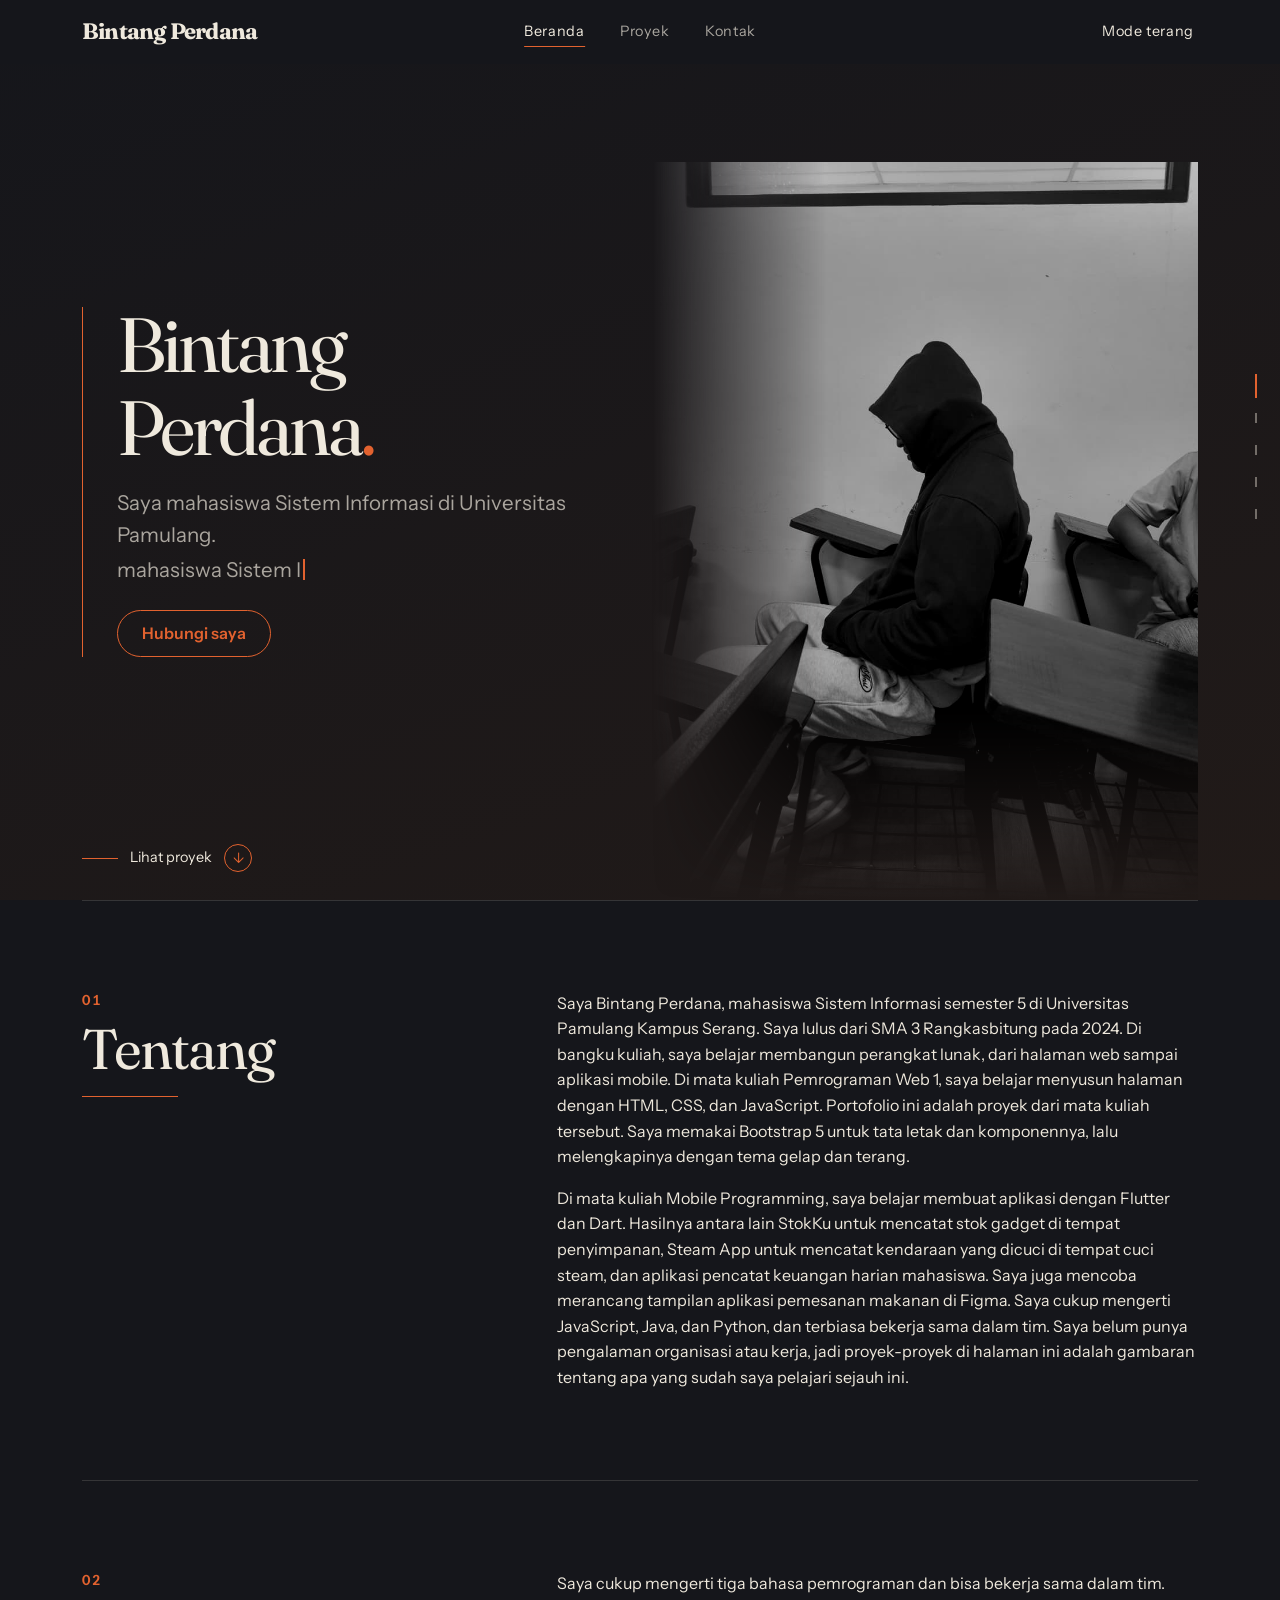
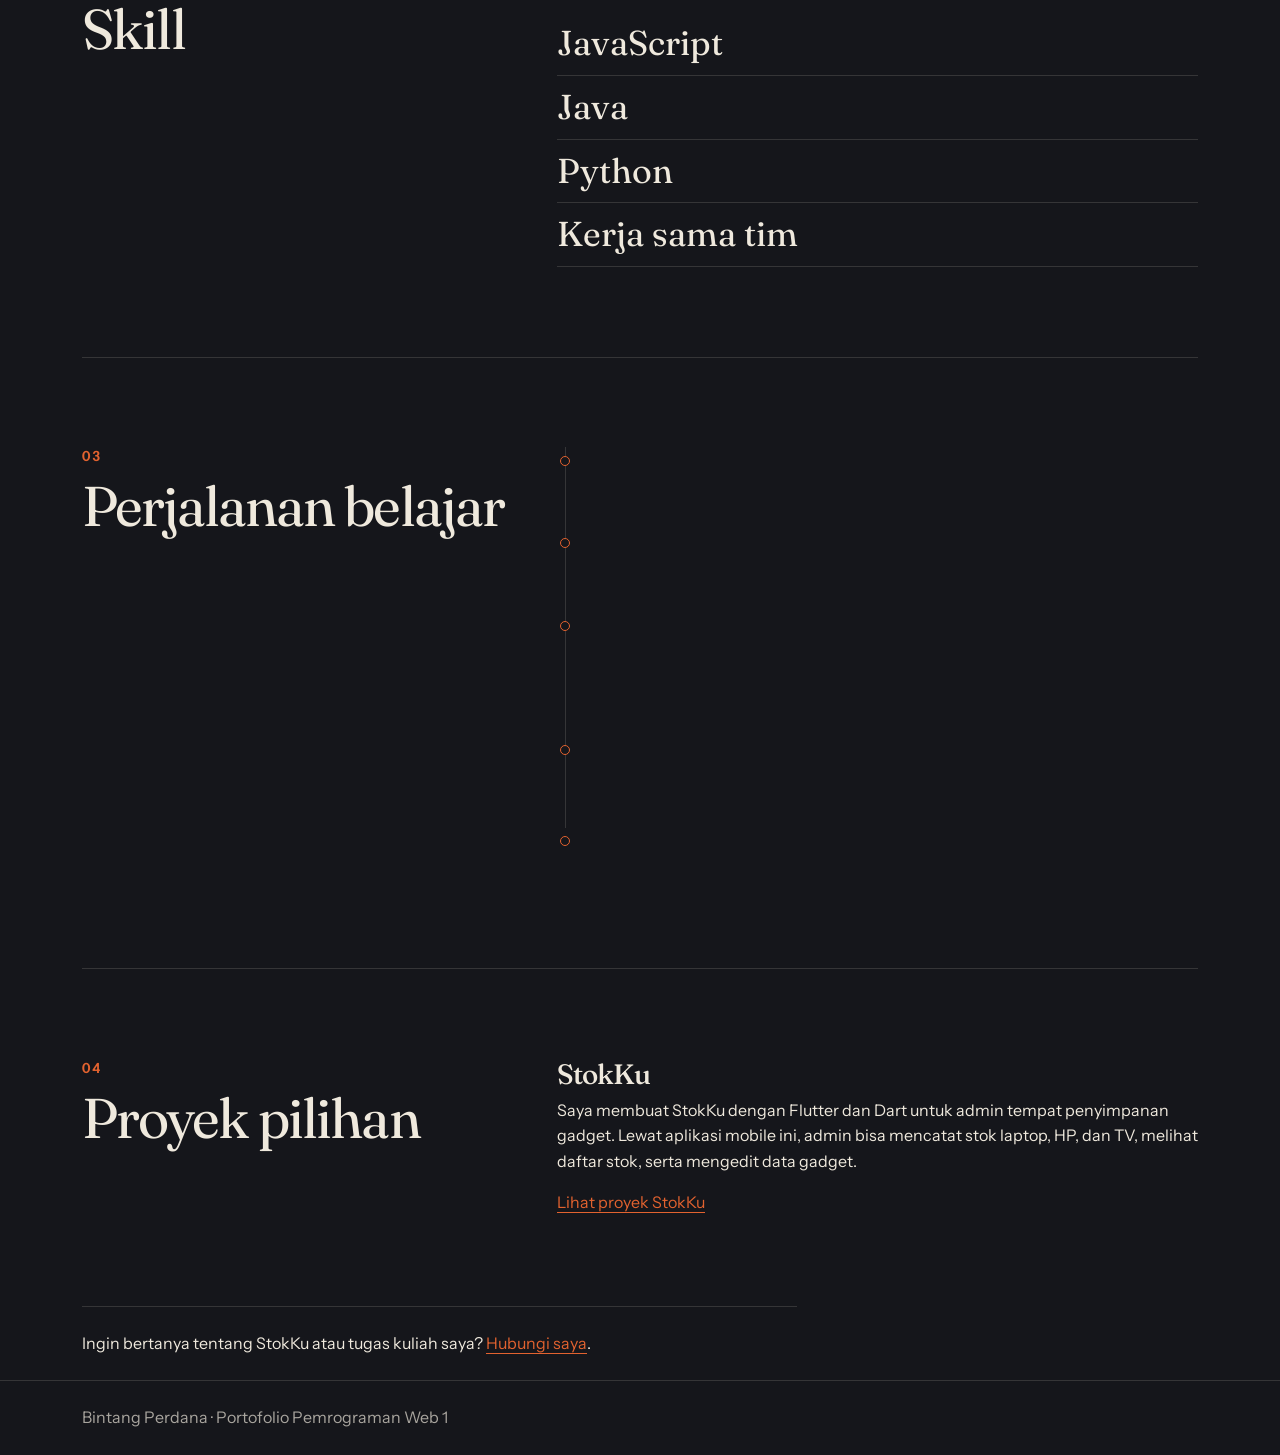
<file: index.html>
<!doctype html>
<!-- Beranda -->
<html lang="id" data-bs-theme="dark">
<head>
  <meta charset="utf-8">
  <meta name="viewport" content="width=device-width, initial-scale=1">

  <title>Bintang Perdana | Portofolio Mahasiswa Sistem Informasi</title>
  <meta name="description" content="Portofolio Bintang Perdana, mahasiswa semester 5 Sistem Informasi di Universitas Pamulang. Baca perjalanan belajarnya dan kenali aplikasi stok gadget StokKu.">
  <meta name="theme-color" content="#15161B" media="(prefers-color-scheme: dark)">
  <meta name="theme-color" content="#F7F2E9" media="(prefers-color-scheme: light)">

  <meta property="og:title" content="Bintang Perdana | Portofolio Mahasiswa Sistem Informasi">
  <meta property="og:description" content="Perjalanan belajar Bintang Perdana di Universitas Pamulang dan proyek pilihannya, aplikasi mobile StokKu untuk pencatatan stok gadget.">
  <meta property="og:type" content="website">

  <script>
    // Terapkan tema dan periksa tujuan transisi sebelum halaman tampil.
    (() => {
      const akar = document.documentElement;
      akar.classList.add("js");

      try {
        const tema = localStorage.getItem("tema");
        if (tema === "light" || tema === "dark") {
          akar.setAttribute("data-bs-theme", tema);
        }
      } catch {
        // Gunakan tema gelap dari HTML jika penyimpanan diblokir.
      }

      try {
        const kunci = "portofolio-tujuan-transisi";
        const tujuan = sessionStorage.getItem(kunci);
        sessionStorage.removeItem(kunci);

        const kurangiGerakan = window.matchMedia("(prefers-reduced-motion: reduce)").matches;
        if (tujuan === window.location.href && !kurangiGerakan) {
          akar.classList.add("masuk-transisi");

          // Buka halaman setelah 1,2 detik meskipun animasi.js gagal dimuat.
          window.setTimeout(() => akar.classList.remove("masuk-transisi"), 1200);
        }
      } catch {
        // Halaman tetap bisa dibuka jika penyimpanan sesi tidak tersedia.
      }
    })();
  </script>

  <link rel="icon" type="image/svg+xml" href="data:image/svg+xml,%3Csvg%20xmlns='http://www.w3.org/2000/svg'%20viewBox='0%200%2064%2064'%3E%3Ctext%20x='32'%20y='52'%20text-anchor='middle'%20font-family='Georgia,serif'%20font-size='58'%20font-weight='700'%20fill='%23C2491D'%3EB%3C/text%3E%3C/svg%3E">
  <link rel="preconnect" href="https://fonts.googleapis.com">
  <link rel="preconnect" href="https://fonts.gstatic.com" crossorigin>
  <link rel="stylesheet" href="https://fonts.googleapis.com/css2?family=Fraunces:wght@400;700&amp;family=Instrument+Sans:wght@400;600&amp;display=swap">
  <link rel="stylesheet" href="https://cdn.jsdelivr.net/npm/bootstrap@5.3.3/dist/css/bootstrap.min.css" integrity="sha384-QWTKZyjpPEjISv5WaRU9OFeRpok6YctnYmDr5pNlyT2bRjXh0JMhjY6hW+ALEwIH" crossorigin="anonymous">
  <link rel="stylesheet" href="css/variabel.css">
  <link rel="stylesheet" href="css/dasar.css">
  <link rel="stylesheet" href="css/navbar.css">
  <link rel="stylesheet" href="css/tombol.css">
  <link rel="stylesheet" href="css/form.css">
  <link rel="stylesheet" href="css/modal-carousel.css">
  <link rel="stylesheet" href="css/kursor-progres.css">
  <link rel="stylesheet" href="css/footer.css">
  <link rel="stylesheet" href="css/animasi.css">
  <link rel="stylesheet" href="css/beranda.css">
</head>
<body data-bs-spy="scroll" data-bs-target="#penanda-bagian">
  <a class="visually-hidden-focusable position-absolute top-0 start-0 z-3 bg-body p-2"
     href="#utama">
    Lewati navigasi ke konten utama
  </a>

  <nav class="navbar navbar-expand-md sticky-top bg-body" aria-label="Navigasi utama">
    <div class="container">
      <a class="navbar-brand" href="index.html">Bintang Perdana</a>

      <button class="navbar-toggler" type="button"
              data-bs-toggle="collapse" data-bs-target="#menu-utama"
              aria-controls="menu-utama" aria-expanded="false"
              aria-label="Buka atau tutup menu">
        <span class="navbar-toggler-icon" aria-hidden="true"></span>
      </button>

      <div class="collapse navbar-collapse" id="menu-utama">
        <ul class="navbar-nav mx-auto">
          <li class="nav-item">
            <a class="nav-link active" href="index.html" aria-current="page">Beranda</a>
          </li>
          <li class="nav-item">
            <a class="nav-link" href="proyek.html">Proyek</a>
          </li>
          <li class="nav-item">
            <a class="nav-link" href="kontak.html">Kontak</a>
          </li>
        </ul>

        <button class="btn btn-outline-secondary my-2 my-md-0" type="button"
                id="tombol-tema" data-tema-toggle aria-pressed="true">
          Mode terang
        </button>
      </div>
    </div>
  </nav>

  <nav id="penanda-bagian" class="nav flex-column d-none d-lg-flex"
       aria-label="Bagian Beranda">
    <a class="nav-link" href="#hero" aria-label="Ke bagian profil Bintang Perdana"></a>
    <a class="nav-link" href="#tentang" aria-label="Ke bagian Tentang"></a>
    <a class="nav-link" href="#skill" aria-label="Ke bagian Skill"></a>
    <a class="nav-link" href="#perjalanan" aria-label="Ke bagian Perjalanan belajar"></a>
    <a class="nav-link" href="#proyek-pilihan" aria-label="Ke bagian Proyek pilihan"></a>
  </nav>

  <main class="container" id="utama" tabindex="-1">
    <header class="hero" id="hero" aria-labelledby="nama-bintang">
      <div class="row align-items-lg-stretch gy-4 gy-lg-0">
        <div class="col-12 col-lg-6 hero-kiri">
          <div class="hero-teks">
            <h1 id="nama-bintang" aria-label="Bintang Perdana">Bintang Perdana</h1>
            <p class="lead mb-1">Saya mahasiswa Sistem Informasi di Universitas Pamulang.</p>
            <span class="d-block" id="teks-ketik"></span>

            <a class="btn btn-outline-primary rounded-pill mt-4 px-4" href="kontak.html">
              Hubungi saya
            </a>
          </div>

          <a class="hero-lihat-proyek" href="#proyek-pilihan">
            Lihat proyek
            <span class="panah-proyek" aria-hidden="true">↓</span>
          </a>
        </div>

        <div class="col-12 col-lg-6 hero-kanan">
          <img class="img-fluid foto-hero" src="img/foto-profil.jpg"
               alt="Foto profil Bintang Perdana" width="360" height="240"
               fetchpriority="high" decoding="async">
        </div>
      </div>
    </header>

    <section class="border-top py-5" id="tentang" aria-labelledby="judul-tentang">
      <div class="row g-4">
        <div class="col-12 col-md-5">
          <h2 id="judul-tentang" data-reveal="garis">
            <span class="nomor-bagian">01</span> Tentang
          </h2>
        </div>

        <div class="col-12 col-md-7">
          <p data-reveal="naik" data-delay="80">
            Saya Bintang Perdana, mahasiswa Sistem Informasi semester 5 di Universitas Pamulang Kampus Serang. Saya lulus dari 
            SMA 3 Rangkasbitung pada 2024. Di bangku kuliah, saya belajar membangun perangkat lunak, dari halaman web sampai aplikasi mobile.
            Di mata kuliah Pemrograman Web 1, saya belajar menyusun halaman dengan HTML, CSS, dan JavaScript. Portofolio ini adalah proyek 
            dari mata kuliah tersebut. Saya memakai Bootstrap 5 untuk tata letak dan komponennya, lalu melengkapinya dengan tema gelap dan terang.
          </p>
          <p class="mb-0">
            Di mata kuliah Mobile Programming, saya belajar membuat aplikasi dengan Flutter dan Dart. Hasilnya antara lain StokKu untuk mencatat 
            stok gadget di tempat penyimpanan, Steam App untuk mencatat kendaraan yang dicuci di tempat cuci steam, dan aplikasi pencatat keuangan 
            harian mahasiswa. Saya juga mencoba merancang tampilan aplikasi pemesanan makanan di Figma.
            Saya cukup mengerti JavaScript, Java, dan Python, dan terbiasa bekerja sama dalam tim. Saya belum punya pengalaman organisasi atau kerja, 
            jadi proyek-proyek di halaman ini adalah gambaran tentang apa yang sudah saya pelajari sejauh ini.
          </p>
        </div>
      </div>
    </section>

    <section class="border-top py-5" id="skill" aria-labelledby="judul-skill">
      <div class="row g-4">
        <div class="col-12 col-md-5">
          <h2 id="judul-skill"><span class="nomor-bagian">02</span> Skill</h2>
        </div>

        <div class="col-12 col-md-7">
          <p>Saya cukup mengerti tiga bahasa pemrograman dan bisa bekerja sama dalam tim.</p>
          <ul class="list-unstyled mb-0" data-reveal="geser">
            <li class="border-bottom py-2"><span>JavaScript</span></li>
            <li class="border-bottom py-2"><span>Java</span></li>
            <li class="border-bottom py-2"><span>Python</span></li>
            <li class="border-bottom py-2"><span>Kerja sama tim</span></li>
          </ul>
        </div>
      </div>
    </section>

    <section class="border-top py-5" id="perjalanan" aria-labelledby="judul-perjalanan">
      <div class="row g-4">
        <div class="col-12 col-md-5">
          <h2 id="judul-perjalanan">
            <span class="nomor-bagian">03</span> Perjalanan belajar
          </h2>
        </div>

        <div class="col-12 col-md-7">
          <ol class="timeline list-unstyled mb-0">
            <li>
              <strong>2018-2021</strong>
              <span>Bersekolah dan lulus di SMPN 2 Sajira</span>
            </li>
            <li>
              <strong>2021-2024</strong>
              <span>Bersekolah dan lulus di SMAN 3 Rangkasbitung</span>
            </li>
            <li>
              <strong>2024-Sekarang</strong>
              <span>Melanjutkan pendidikann dengan ber kuliah di Universitas Pamulang (Kampus Serang) 
                Sistem Informasi di Universitas Pamulang</span>
            </li>
            <li>
              <strong>Semester 5</strong>
              <span>Belajar HTML, CSS, dan JavaScript di mata kuliah Pemrograman Web 1</span>
            </li>
            <li>
              <strong>Proyek</strong>
              <span>Membuat StokKu, aplikasi pencatat stok dengan Flutter</span>
            </li>
          </ol>
        </div>
      </div>
    </section>

    <section class="border-top py-5" id="proyek-pilihan" aria-labelledby="judul-proyek">
      <div class="row g-4">
        <div class="col-12 col-md-5">
          <h2 id="judul-proyek"><span class="nomor-bagian">04</span> Proyek pilihan</h2>
        </div>

        <div class="col-12 col-md-7">
          <article data-reveal="naik" data-delay="120">
            <h3>StokKu</h3>
            <p>
              Saya membuat StokKu dengan Flutter dan Dart untuk admin tempat
              penyimpanan gadget. Lewat aplikasi mobile ini, admin bisa
              mencatat stok laptop, HP, dan TV, melihat daftar stok, serta
              mengedit data gadget.
            </p>
            <a href="proyek.html">Lihat proyek StokKu</a>
          </article>
        </div>
      </div>
    </section>

    <p class="border-top py-4 mb-0">
      Ingin bertanya tentang StokKu atau tugas kuliah saya?
      <a href="kontak.html">Hubungi saya</a>.
    </p>
  </main>

  <footer class="border-top py-4">
    <div class="container">
      <p class="mb-0">Bintang Perdana · Portofolio Pemrograman Web 1</p>
    </div>
  </footer>

  <script src="https://cdn.jsdelivr.net/npm/bootstrap@5.3.3/dist/js/bootstrap.bundle.min.js" integrity="sha384-YvpcrYf0tY3lHB60NNkmXc5s9fDVZLESaAA55NDzOxhy9GkcIdslK1eN7N6jIeHz" crossorigin="anonymous"></script>
  <script src="js/main.js"></script>
  <script src="js/animasi.js" defer></script>
</body>
</html>
</file>
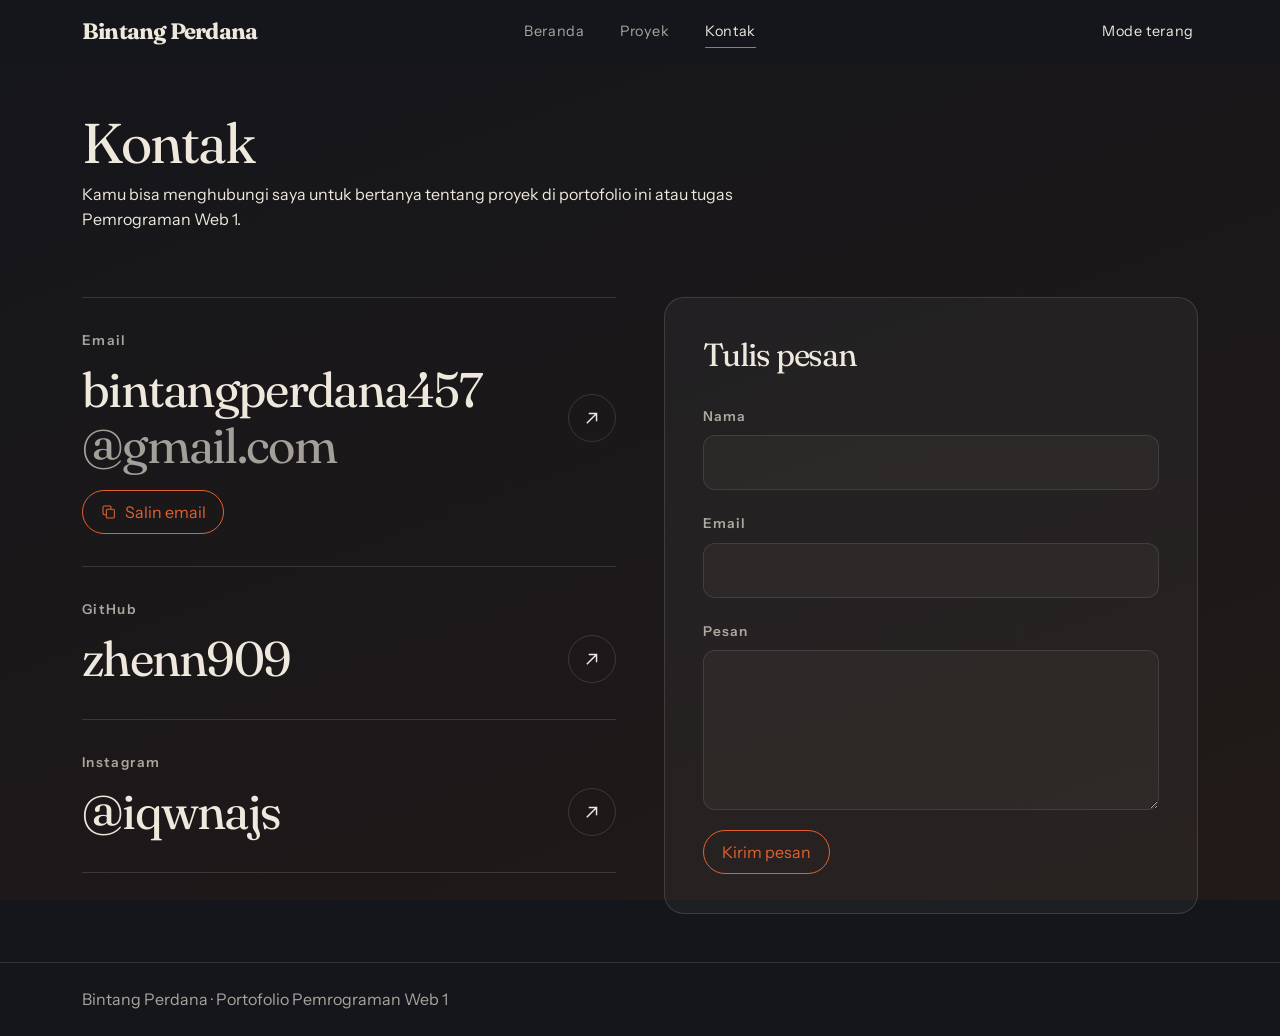
<file: kontak.html>
<!doctype html>
<!-- kontak. -->
<html lang="id" data-bs-theme="dark">
<head>
  <meta charset="utf-8">
  <meta name="viewport" content="width=device-width, initial-scale=1">

  <title>Kontak Bintang Perdana | Email, GitHub, dan Instagram</title>
  <meta name="description" content="Hubungi Bintang Perdana, mahasiswa Sistem Informasi Universitas Pamulang, untuk membahas proyek portofolio atau tugas Pemrograman Web 1.">
  <meta name="theme-color" content="#15161B" media="(prefers-color-scheme: dark)">
  <meta name="theme-color" content="#F7F2E9" media="(prefers-color-scheme: light)">

  <meta property="og:title" content="Kontak Bintang Perdana | Email, GitHub, dan Instagram">
  <meta property="og:description" content="Alamat email, profil GitHub, dan Instagram Bintang Perdana untuk percakapan seputar proyek dan tugas kuliah.">
  <meta property="og:type" content="website">

  <script>
    // Terapkan tema dan periksa tujuan transisi sebelum halaman tampil.
    (() => {
      const akar = document.documentElement;
      akar.classList.add("js");

      try {
        const tema = localStorage.getItem("tema");
        if (tema === "light" || tema === "dark") {
          akar.setAttribute("data-bs-theme", tema);
        }
      } catch {
        // Gunakan tema gelap dari HTML jika penyimpanan diblokir.
      }

      try {
        const kunci = "portofolio-tujuan-transisi";
        const tujuan = sessionStorage.getItem(kunci);
        sessionStorage.removeItem(kunci);

        const kurangiGerakan = window.matchMedia("(prefers-reduced-motion: reduce)").matches;
        if (tujuan === window.location.href && !kurangiGerakan) {
          akar.classList.add("masuk-transisi");

          // Buka halaman setelah 1,2 detik meskipun animasi.js gagal dimuat.
          window.setTimeout(() => akar.classList.remove("masuk-transisi"), 1200);
        }
      } catch {
        // Halaman tetap bisa dibuka jika penyimpanan sesi tidak tersedia.
      }
    })();
  </script>

  <link rel="icon" type="image/svg+xml" href="data:image/svg+xml,%3Csvg%20xmlns='http://www.w3.org/2000/svg'%20viewBox='0%200%2064%2064'%3E%3Ctext%20x='32'%20y='52'%20text-anchor='middle'%20font-family='Georgia,serif'%20font-size='58'%20font-weight='700'%20fill='%23C2491D'%3EB%3C/text%3E%3C/svg%3E">
  <link rel="preconnect" href="https://fonts.googleapis.com">
  <link rel="preconnect" href="https://fonts.gstatic.com" crossorigin>
  <link rel="stylesheet" href="https://fonts.googleapis.com/css2?family=Fraunces:wght@400;700&amp;family=Instrument+Sans:wght@400;600&amp;display=swap">
  <link rel="stylesheet" href="https://cdn.jsdelivr.net/npm/bootstrap@5.3.3/dist/css/bootstrap.min.css" integrity="sha384-QWTKZyjpPEjISv5WaRU9OFeRpok6YctnYmDr5pNlyT2bRjXh0JMhjY6hW+ALEwIH" crossorigin="anonymous">

  <link rel="stylesheet" href="css/variabel.css">
  <link rel="stylesheet" href="css/dasar.css">
  <link rel="stylesheet" href="css/navbar.css">
  <link rel="stylesheet" href="css/tombol.css">
  <link rel="stylesheet" href="css/form.css">
  <link rel="stylesheet" href="css/modal-carousel.css">
  <link rel="stylesheet" href="css/kursor-progres.css">
  <link rel="stylesheet" href="css/footer.css">
  <link rel="stylesheet" href="css/animasi.css">
  <link rel="stylesheet" href="css/kontak.css">
</head>
<body>
  <a class="visually-hidden-focusable position-absolute top-0 start-0 z-3 bg-body p-2"
     href="#utama">
    Lewati navigasi ke konten utama
  </a>

  <header class="sticky-top">
    <nav class="navbar navbar-expand-md bg-body" aria-label="Navigasi utama">
      <div class="container">
        <a class="navbar-brand" href="index.html">Bintang Perdana</a>

        <button class="navbar-toggler" type="button"
                data-bs-toggle="collapse" data-bs-target="#menu-utama"
                aria-controls="menu-utama" aria-expanded="false"
                aria-label="Buka atau tutup menu">
          <span class="navbar-toggler-icon" aria-hidden="true"></span>
        </button>

        <div class="collapse navbar-collapse" id="menu-utama">
          <ul class="navbar-nav mx-auto">
            <li class="nav-item">
              <a class="nav-link" href="index.html">Beranda</a>
            </li>
            <li class="nav-item">
              <a class="nav-link" href="proyek.html">Proyek</a>
            </li>
            <li class="nav-item">
              <a class="nav-link active" href="kontak.html" aria-current="page">Kontak</a>
            </li>
          </ul>

          <button class="btn btn-outline-secondary my-2 my-md-0" type="button"
                  id="tombol-tema" data-tema-toggle aria-pressed="true">
            Mode terang
          </button>
        </div>
      </div>
    </nav>
  </header>

  <main class="container py-5 halaman-kontak" id="utama" tabindex="-1">
    <div class="kepala-halaman">
      <h1>Kontak</h1>
      <p>Kamu bisa menghubungi saya untuk bertanya tentang proyek di portofolio ini atau tugas Pemrograman Web 1.</p>
    </div>

    <div class="row g-4 g-lg-5">
      <section class="col-lg-6" aria-labelledby="judul-kontak">
        <h2 class="visually-hidden" id="judul-kontak">Alamat kontak</h2>

        <address class="daftar-kontak mb-0 fst-normal">
          <div class="baris-kontak">
            <span class="label-kontak">Email</span>
            <a class="tautan-kontak" id="alamat-email"
               href="mailto:bintangperdana457@gmail.com"
               aria-label="Kirim email ke bintangperdana457@gmail.com">
              <span class="nilai-kontak">
                <span class="baris-nilai">bintangperdana457</span>
                <span class="baris-nilai domain-email">@gmail.com</span>
              </span>
              <span class="panah-kontak" aria-hidden="true">
                <svg width="22" height="22" viewBox="0 0 24 24"
                     fill="none" stroke="currentColor" stroke-width="1.6">
                  <path d="M4 12h15m-6-6 6 6-6 6"></path>
                </svg>
              </span>
            </a>

            <button class="btn btn-outline-primary" id="salin-email" type="button">
              <svg width="16" height="16" viewBox="0 0 24 24"
                   fill="none" stroke="currentColor" stroke-width="1.6" aria-hidden="true">
                <rect x="8" y="8" width="12" height="13" rx="2"></rect>
                <path d="M15 8V5a2 2 0 0 0-2-2H5a2 2 0 0 0-2 2v9a2 2 0 0 0 2 2h3"></path>
              </svg>
              <span data-label-salin>Salin email</span>
            </button>
          </div>

          <div class="baris-kontak">
            <span class="label-kontak">GitHub</span>
            <a class="tautan-kontak" href="https://github.com/zhenn909">
              <span class="nilai-kontak">
                <span class="baris-nilai">zhenn909</span>
              </span>
              <span class="panah-kontak" aria-hidden="true">
                <svg width="22" height="22" viewBox="0 0 24 24"
                     fill="none" stroke="currentColor" stroke-width="1.6">
                  <path d="M4 12h15m-6-6 6 6-6 6"></path>
                </svg>
              </span>
            </a>
          </div>

          <div class="baris-kontak">
            <span class="label-kontak">Instagram</span>
            <a class="tautan-kontak" href="https://www.instagram.com/iqwnajs/">
              <span class="nilai-kontak">
                <span class="baris-nilai">@iqwnajs</span>
              </span>
              <span class="panah-kontak" aria-hidden="true">
                <svg width="22" height="22" viewBox="0 0 24 24"
                     fill="none" stroke="currentColor" stroke-width="1.6">
                  <path d="M4 12h15m-6-6 6 6-6 6"></path>
                </svg>
              </span>
            </a>
          </div>
        </address>
      </section>

      <section class="col-lg-6" aria-labelledby="judul-form">
        <form class="panel-form needs-validation" id="form-kontak" novalidate>
          <h2 id="judul-form">Tulis pesan</h2>

          <div class="kolom-form">
            <label class="form-label" for="nama">Nama</label>
            <input class="form-control" id="nama" name="nama" type="text"
                   autocomplete="name" minlength="3" aria-describedby="error-nama" required>
            <div class="invalid-feedback" id="error-nama">Masukkan nama minimal 3 karakter.</div>
          </div>

          <div class="kolom-form">
            <label class="form-label" for="email">Email</label>
            <input class="form-control" id="email" name="email" type="email"
                   autocomplete="email" aria-describedby="error-email" required>
            <div class="invalid-feedback" id="error-email">Masukkan alamat email yang valid, misalnya nama@contoh.com.</div>
          </div>

          <div class="kolom-form">
            <label class="form-label" for="pesan">Pesan</label>
            <textarea class="form-control" id="pesan" name="pesan" rows="5"
                      minlength="10" aria-describedby="error-pesan" required></textarea>
            <div class="invalid-feedback" id="error-pesan">Tulis pesan minimal 10 karakter.</div>
          </div>

          <!-- JavaScript mengaktifkan tombol setelah validasi siap. -->
          <button class="btn btn-outline-primary" type="submit" disabled>Kirim pesan</button>
          <noscript>
            <p class="mt-3">Untuk menghubungi saya, gunakan tautan email di halaman ini.</p>
          </noscript>
        </form>

        <div class="alert alert-success d-none mt-3" id="status-form" role="status">
          Terima kasih, pesanmu sudah tercatat.
        </div>
      </section>
    </div>
  </main>

  <div class="toast-container position-fixed bottom-0 end-0 p-3" aria-live="polite" aria-atomic="true">
    <div class="toast" id="toast-salin-email" role="status">
      <div class="toast-body">Email disalin.</div>
    </div>
  </div>

  <footer class="border-top py-4">
    <div class="container">
      <p class="mb-0">Bintang Perdana · Portofolio Pemrograman Web 1</p>
    </div>
  </footer>

  <script src="https://cdn.jsdelivr.net/npm/bootstrap@5.3.3/dist/js/bootstrap.bundle.min.js" integrity="sha384-YvpcrYf0tY3lHB60NNkmXc5s9fDVZLESaAA55NDzOxhy9GkcIdslK1eN7N6jIeHz" crossorigin="anonymous"></script>
  <script src="js/main.js"></script>
  <script src="js/animasi.js" defer></script>
</body>
</html>
</file>
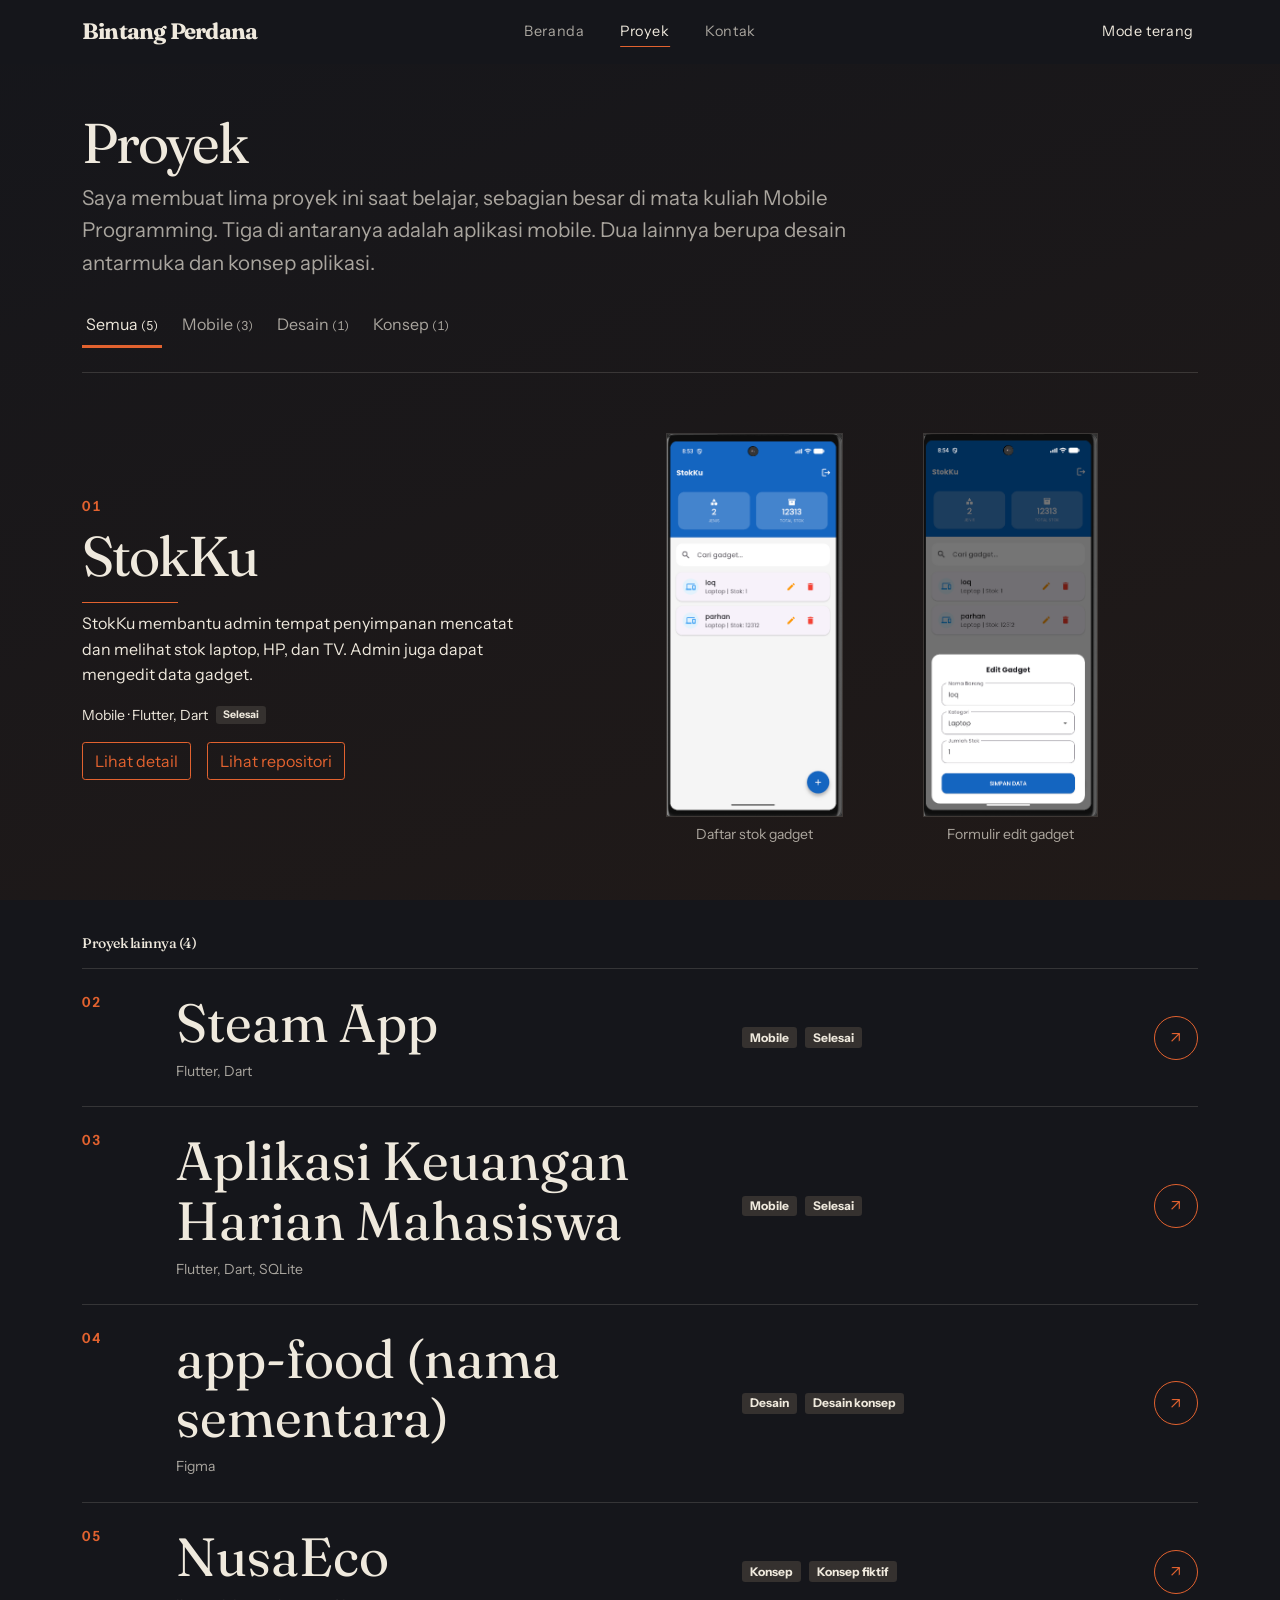
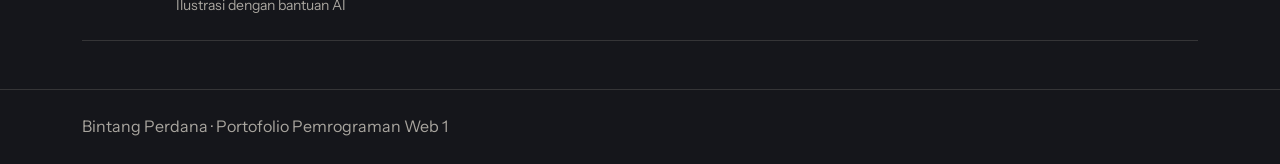
<file: proyek.html>
<!doctype html>
<!-- proyek. -->
<html lang="id" data-bs-theme="dark">
<head>
  <meta charset="utf-8">
  <meta name="viewport" content="width=device-width, initial-scale=1">

  <title>Lima Proyek Mobile, Desain, dan Konsep | Bintang Perdana</title>
  <meta name="description" content="Lihat lima proyek Bintang Perdana, mulai dari aplikasi stok gadget StokKu, desain pemesanan makanan app-food, hingga konsep wisata NusaEco.">
  <meta name="theme-color" content="#15161B" media="(prefers-color-scheme: dark)">
  <meta name="theme-color" content="#F7F2E9" media="(prefers-color-scheme: light)">

  <meta property="og:title" content="Lima Proyek Mobile, Desain, dan Konsep | Bintang Perdana">
  <meta property="og:description" content="Tiga aplikasi mobile, satu desain antarmuka, dan satu konsep fiktif. Buka detail tiap proyek untuk melihat gambar, teknologi, dan statusnya.">
  <meta property="og:type" content="website">

  <script>
    // Terapkan tema dan periksa tujuan transisi sebelum halaman tampil.
    (() => {
      const akar = document.documentElement;
      akar.classList.add("js");

      try {
        const tema = localStorage.getItem("tema");
        if (tema === "light" || tema === "dark") {
          akar.setAttribute("data-bs-theme", tema);
        }
      } catch {
        // Gunakan tema gelap dari HTML jika penyimpanan diblokir.
      }

      try {
        const kunci = "portofolio-tujuan-transisi";
        const tujuan = sessionStorage.getItem(kunci);
        sessionStorage.removeItem(kunci);

        const kurangiGerakan = window.matchMedia("(prefers-reduced-motion: reduce)").matches;
        if (tujuan === window.location.href && !kurangiGerakan) {
          akar.classList.add("masuk-transisi");

          // Buka halaman setelah 1,2 detik meskipun animasi.js gagal dimuat.
          window.setTimeout(() => akar.classList.remove("masuk-transisi"), 1200);
        }
      } catch {
        // Halaman tetap bisa dibuka jika penyimpanan sesi tidak tersedia.
      }
    })();
  </script>

  <link rel="icon" type="image/svg+xml" href="data:image/svg+xml,%3Csvg%20xmlns='http://www.w3.org/2000/svg'%20viewBox='0%200%2064%2064'%3E%3Ctext%20x='32'%20y='52'%20text-anchor='middle'%20font-family='Georgia,serif'%20font-size='58'%20font-weight='700'%20fill='%23C2491D'%3EB%3C/text%3E%3C/svg%3E">
  <link rel="preconnect" href="https://fonts.googleapis.com">
  <link rel="preconnect" href="https://fonts.gstatic.com" crossorigin>
  <link rel="stylesheet" href="https://fonts.googleapis.com/css2?family=Fraunces:wght@400;700&amp;family=Instrument+Sans:wght@400;600&amp;display=swap">
  <link rel="stylesheet" href="https://cdn.jsdelivr.net/npm/bootstrap@5.3.3/dist/css/bootstrap.min.css" integrity="sha384-QWTKZyjpPEjISv5WaRU9OFeRpok6YctnYmDr5pNlyT2bRjXh0JMhjY6hW+ALEwIH" crossorigin="anonymous">
  <link rel="stylesheet" href="css/variabel.css">
  <link rel="stylesheet" href="css/dasar.css">
  <link rel="stylesheet" href="css/navbar.css">
  <link rel="stylesheet" href="css/tombol.css">
  <link rel="stylesheet" href="css/form.css">
  <link rel="stylesheet" href="css/modal-carousel.css">
  <link rel="stylesheet" href="css/kursor-progres.css">
  <link rel="stylesheet" href="css/footer.css">
  <link rel="stylesheet" href="css/animasi.css">
  <link rel="stylesheet" href="css/proyek.css">
</head>
<body>
  <a class="visually-hidden-focusable position-absolute top-0 start-0 z-3 bg-body p-2"
     href="#utama">
    Lewati navigasi ke konten utama
  </a>

  <nav class="navbar navbar-expand-md sticky-top bg-body" aria-label="Navigasi utama">
    <div class="container">
      <a class="navbar-brand" href="index.html">Bintang Perdana</a>

      <button class="navbar-toggler" type="button"
              data-bs-toggle="collapse" data-bs-target="#menu-utama"
              aria-controls="menu-utama" aria-expanded="false"
              aria-label="Buka atau tutup menu">
        <span class="navbar-toggler-icon" aria-hidden="true"></span>
      </button>

      <div class="collapse navbar-collapse" id="menu-utama">
        <ul class="navbar-nav mx-auto">
          <li class="nav-item">
            <a class="nav-link" href="index.html">Beranda</a>
          </li>
          <li class="nav-item">
            <a class="nav-link active" href="proyek.html" aria-current="page">Proyek</a>
          </li>
          <li class="nav-item">
            <a class="nav-link" href="kontak.html">Kontak</a>
          </li>
        </ul>

        <button class="btn btn-outline-secondary my-2 my-md-0" type="button"
                id="tombol-tema" data-tema-toggle aria-pressed="true">
          Mode terang
        </button>
      </div>
    </div>
  </nav>

  <main class="container py-5" id="utama" tabindex="-1">
    <header class="kepala-halaman mb-4">
      <h1>Proyek</h1>
      <p class="lead mb-0">
        Saya membuat lima proyek ini saat belajar, sebagian besar di mata kuliah
        Mobile Programming. Tiga di antaranya adalah aplikasi mobile. Dua lainnya
        berupa desain antarmuka dan konsep aplikasi.
      </p>
    </header>

    <div class="nav filter-proyek gap-2 gap-sm-3 mb-4" role="group" aria-label="Filter kategori proyek">
      <button type="button" class="btn active" data-filter="Semua"
              aria-controls="daftar-proyek" aria-pressed="true">
        Semua <small>(5)</small>
      </button>
      <button type="button" class="btn" data-filter="Mobile"
              aria-controls="daftar-proyek" aria-pressed="false">
        Mobile <small>(3)</small>
      </button>
      <button type="button" class="btn" data-filter="Desain"
              aria-controls="daftar-proyek" aria-pressed="false">
        Desain <small>(1)</small>
      </button>
      <button type="button" class="btn" data-filter="Konsep"
              aria-controls="daftar-proyek" aria-pressed="false">
        Konsep <small>(1)</small>
      </button>
    </div>

    <div id="daftar-proyek">
      <!-- Modal membaca data dari artikel tempat tombol detail berada. -->
      <article class="proyek-unggulan border-top py-5" aria-labelledby="judul-stokku"
               data-kategori="Mobile"
               data-judul="StokKu"
               data-deskripsi="StokKu adalah aplikasi mobile untuk admin tempat penyimpanan gadget seperti laptop, HP, dan TV. Admin dapat mencatat stok, melihat daftar stok, dan mengedit data gadget."
               data-teknologi="Flutter, Dart"
               data-status="Selesai"
               data-catatan=""
               data-repo="https://github.com/zhenn909/stok-app"
               data-gambar="img/stokku-1.png,img/stokku-2.png"
               data-alt="Tampilan daftar stok pada aplikasi StokKu|Formulir edit data gadget pada aplikasi StokKu">
        <div class="row align-items-center g-4 g-lg-5">
          <div class="col-12 col-md-5">
            <h2 id="judul-stokku" data-reveal="garis">
              <span class="nomor-bagian">01</span> StokKu
            </h2>
            <p>
              StokKu membantu admin tempat penyimpanan mencatat dan melihat stok
              laptop, HP, dan TV. Admin juga dapat mengedit data gadget.
            </p>
            <p class="d-flex flex-wrap align-items-center gap-2 small">
              <span>Mobile · Flutter, Dart</span>
              <span class="badge text-bg-secondary">Selesai</span>
            </p>
            <div class="d-flex flex-wrap align-items-center gap-3">
              <button type="button" class="btn btn-outline-primary"
                      data-bs-toggle="modal" data-bs-target="#modal-proyek"
                      aria-label="Lihat detail StokKu">
                Lihat detail
              </button>
              <a class="btn btn-outline-primary" href="https://github.com/zhenn909/stok-app">
                Lihat repositori
              </a>
            </div>
          </div>

          <div class="col-12 col-md-7">
            <div class="galeri-unggulan d-flex align-items-start justify-content-center gap-3">
              <figure class="mb-0" tabindex="0" aria-labelledby="caption-stok">
                <img class="img-fluid border" src="img/stokku-1.png"
                     width="360" height="240" loading="lazy" decoding="async"
                     alt="Tampilan daftar stok pada aplikasi StokKu">
                <figcaption class="small text-body-secondary mt-2" id="caption-stok">
                  Daftar stok gadget
                </figcaption>
              </figure>
              <figure class="mb-0" tabindex="0" aria-labelledby="caption-edit">
                <img class="img-fluid border" src="img/stokku-2.png"
                     width="360" height="240" loading="lazy" decoding="async"
                     alt="Formulir edit data gadget pada aplikasi StokKu">
                <figcaption class="small text-body-secondary mt-2" id="caption-edit">
                  Formulir edit gadget
                </figcaption>
              </figure>
            </div>
          </div>
        </div>
      </article>

      <!-- Jumlah mengikuti filter. Nomor proyek tetap mengikuti urutan awal. -->
      <section id="indeks-proyek" aria-labelledby="judul-indeks">
        <h2 class="small mb-3" id="judul-indeks">
          Proyek lainnya (<span id="jumlah-lainnya">4</span>)
        </h2>

        <article class="baris-proyek border-top py-4" aria-labelledby="judul-steam"
                 data-kategori="Mobile"
                 data-judul="Steam App"
                 data-deskripsi="Steam App adalah aplikasi mobile untuk mencatat kendaraan, baik motor maupun mobil, yang dicuci di tempat cuci steam."
                 data-teknologi="Flutter, Dart"
                 data-status="Selesai"
                 data-catatan="Kode belum dipublikasikan."
                 data-repo=""
                 data-gambar="img/steam-1.png,img/steam-2.png"
                 data-alt="Tangkapan layar pertama Steam App untuk pencatatan kendaraan di tempat cuci steam|Tangkapan layar kedua Steam App untuk pencatatan kendaraan di tempat cuci steam">
          <div class="row align-items-center g-3">
            <div class="col-2 col-lg-1 align-self-start">
              <span class="nomor-bagian">02</span>
            </div>
            <div class="col-10 col-lg-6">
              <h2 id="judul-steam">
                <button type="button" class="nama-proyek stretched-link"
                        data-bs-toggle="modal" data-bs-target="#modal-proyek">
                  <span class="judul-indeks">Steam App</span>
                </button>
              </h2>
              <p class="small text-body-secondary mb-0">Flutter, Dart</p>
              <img class="gambar-indeks" src="img/steam-1.png"
                   alt="Tangkapan layar pertama Steam App untuk pencatatan kendaraan di tempat cuci steam"
                   width="480" height="300" loading="lazy" decoding="async">
            </div>
            <div class="col-9 col-lg-4 d-flex flex-wrap gap-2">
              <span class="badge text-bg-secondary">Mobile</span>
              <span class="badge text-bg-secondary">Selesai</span>
            </div>
            <div class="col-3 col-lg-1 text-end">
              <span class="lingkar-panah" aria-hidden="true"><span>→</span></span>
            </div>
          </div>
        </article>

        <article class="baris-proyek border-top py-4" aria-labelledby="judul-keuangan"
                 data-kategori="Mobile"
                 data-judul="Aplikasi Keuangan Harian Mahasiswa"
                 data-deskripsi="Aplikasi mobile ini digunakan untuk mencatat keuangan harian mahasiswa."
                 data-teknologi="Flutter, Dart, SQLite"
                 data-status="Selesai"
                 data-catatan="Kode belum dipublikasikan."
                 data-repo=""
                 data-gambar="img/keuangan-1.png,img/keuangan-2.png,img/keuangan-3.png,img/keuangan-4.png"
                 data-alt="Tangkapan layar pertama Aplikasi Keuangan Harian Mahasiswa|Tangkapan layar kedua Aplikasi Keuangan Harian Mahasiswa|Tangkapan layar ketiga Aplikasi Keuangan Harian Mahasiswa|Tangkapan layar keempat Aplikasi Keuangan Harian Mahasiswa">
          <div class="row align-items-center g-3">
            <div class="col-2 col-lg-1 align-self-start">
              <span class="nomor-bagian">03</span>
            </div>
            <div class="col-10 col-lg-6">
              <h2 id="judul-keuangan">
                <button type="button" class="nama-proyek stretched-link"
                        data-bs-toggle="modal" data-bs-target="#modal-proyek">
                  <span class="judul-indeks">Aplikasi Keuangan Harian Mahasiswa</span>
                </button>
              </h2>
              <p class="small text-body-secondary mb-0">Flutter, Dart, SQLite</p>
              <img class="gambar-indeks" src="img/keuangan-1.png"
                   alt="Tangkapan layar pertama Aplikasi Keuangan Harian Mahasiswa"
                   width="480" height="300" loading="lazy" decoding="async">
            </div>
            <div class="col-9 col-lg-4 d-flex flex-wrap gap-2">
              <span class="badge text-bg-secondary">Mobile</span>
              <span class="badge text-bg-secondary">Selesai</span>
            </div>
            <div class="col-3 col-lg-1 text-end">
              <span class="lingkar-panah" aria-hidden="true"><span>→</span></span>
            </div>
          </div>
        </article>

        <article class="baris-proyek border-top py-4" aria-labelledby="judul-app-food"
                 data-kategori="Desain"
                 data-judul="app-food (nama sementara)"
                 data-deskripsi="app-food adalah desain antarmuka aplikasi pemesanan makanan online sejenis Gojek/ShopeeFood."
                 data-teknologi="Figma"
                 data-status="Desain konsep"
                 data-catatan="Belum berupa aplikasi jadi."
                 data-repo=""
                 data-prototipe="https://www.figma.com/proto/OUoVVxzmqyXxA7EEOpglTK/food-app?node-id=1-141&amp;starting-point-node-id=1%3A141&amp;t=qvVgUTA2JvMNFQ6m-1"
                 data-gambar="img/app-food-1.png,img/app-food-2.png"
                 data-alt="Tampilan pertama desain antarmuka pemesanan makanan app-food|Tampilan kedua desain antarmuka pemesanan makanan app-food">
          <div class="row align-items-center g-3">
            <div class="col-2 col-lg-1 align-self-start">
              <span class="nomor-bagian">04</span>
            </div>
            <div class="col-10 col-lg-6">
              <h2 id="judul-app-food">
                <button type="button" class="nama-proyek stretched-link"
                        data-bs-toggle="modal" data-bs-target="#modal-proyek">
                  <span class="judul-indeks">app-food (nama sementara)</span>
                </button>
              </h2>
              <p class="small text-body-secondary mb-0">Figma</p>
              <img class="gambar-indeks" src="img/app-food-1.png"
                   alt="Tampilan pertama desain antarmuka pemesanan makanan app-food"
                   width="480" height="300" loading="lazy" decoding="async">
            </div>
            <div class="col-9 col-lg-4 d-flex flex-wrap gap-2">
              <span class="badge text-bg-secondary">Desain</span>
              <span class="badge text-bg-secondary">Desain konsep</span>
            </div>
            <div class="col-3 col-lg-1 text-end">
              <span class="lingkar-panah" aria-hidden="true"><span>→</span></span>
            </div>
          </div>
        </article>

        <article class="baris-proyek border-top border-bottom py-4" aria-labelledby="judul-nusaeco"
                 data-kategori="Konsep"
                 data-judul="NusaEco"
                 data-deskripsi="NusaEco adalah konsep aplikasi web dan mobile fiktif untuk perencanaan perjalanan wisata berkelanjutan (sustainable &amp; responsible travel) di Indonesia."
                 data-teknologi=""
                 data-status="Konsep fiktif"
                 data-catatan="Ilustrasi dibuat dengan bantuan AI."
                 data-repo=""
                 data-gambar="img/nusaeco-1.png,img/nusaeco-2.png"
                 data-alt="Ilustrasi pertama konsep perjalanan wisata berkelanjutan NusaEco di Indonesia|Ilustrasi kedua konsep perjalanan wisata berkelanjutan NusaEco di Indonesia">
          <div class="row align-items-center g-3">
            <div class="col-2 col-lg-1 align-self-start">
              <span class="nomor-bagian">05</span>
            </div>
            <div class="col-10 col-lg-6">
              <h2 id="judul-nusaeco">
                <button type="button" class="nama-proyek stretched-link"
                        data-bs-toggle="modal" data-bs-target="#modal-proyek">
                  <span class="judul-indeks">NusaEco</span>
                </button>
              </h2>
              <p class="small text-body-secondary mb-0">Ilustrasi dengan bantuan AI</p>
              <img class="gambar-indeks" src="img/nusaeco-1.png"
                   alt="Ilustrasi pertama konsep perjalanan wisata berkelanjutan NusaEco di Indonesia"
                   width="480" height="300" loading="lazy" decoding="async">
            </div>
            <div class="col-9 col-lg-4 d-flex flex-wrap gap-2">
              <span class="badge text-bg-secondary">Konsep</span>
              <span class="badge text-bg-secondary">Konsep fiktif</span>
            </div>
            <div class="col-3 col-lg-1 text-end">
              <span class="lingkar-panah" aria-hidden="true"><span>→</span></span>
            </div>
          </div>
        </article>
      </section>
    </div>
  </main>

  <footer class="border-top py-4">
    <div class="container">
      <p class="mb-0">Bintang Perdana · Portofolio Pemrograman Web 1</p>
    </div>
  </footer>

  <!-- Modal berada di luar daftar proyek agar tetap tersedia saat filter berubah. -->
  <div class="modal fade" id="modal-proyek" tabindex="-1"
       aria-labelledby="modal-judul" aria-describedby="modal-deskripsi" aria-hidden="true">
    <div class="modal-dialog modal-lg modal-dialog-centered modal-dialog-scrollable modal-fullscreen-sm-down">
      <div class="modal-content">
        <div class="modal-header">
          <h2 class="modal-title fs-4" id="modal-judul">Detail proyek</h2>
          <button type="button" class="btn tutup-modal" data-bs-dismiss="modal"
                  aria-label="Tutup detail">×</button>
        </div>

        <div class="modal-body">
          <p id="modal-deskripsi"></p>

          <div class="carousel slide mb-3" id="carousel-proyek"
               role="region" aria-label="Galeri gambar proyek" data-bs-interval="false">
            <div class="carousel-indicators d-none" id="indikator-gambar"></div>
            <div class="carousel-inner" id="modal-gambar"></div>

            <button class="carousel-control-prev d-none" type="button"
                    data-bs-target="#carousel-proyek" data-bs-slide="prev"
                    aria-label="Gambar sebelumnya">
              <span class="carousel-control-prev-icon" aria-hidden="true"></span>
            </button>
            <button class="carousel-control-next d-none" type="button"
                    data-bs-target="#carousel-proyek" data-bs-slide="next"
                    aria-label="Gambar berikutnya">
              <span class="carousel-control-next-icon" aria-hidden="true"></span>
            </button>
          </div>

          <p class="small text-body-secondary d-none" id="galeri-kosong" role="status">
            Gambar proyek belum tersedia.
          </p>

          <dl class="mb-0">
            <dt>Kategori</dt>
            <dd id="modal-kategori"></dd>
            <dt id="label-teknologi">Teknologi</dt>
            <dd id="modal-teknologi"></dd>
            <dt>Status</dt>
            <dd class="mb-0">
              <span class="badge text-bg-secondary" id="modal-status"></span>
              <span class="d-block small mt-1" id="modal-catatan"></span>
            </dd>
          </dl>
        </div>

        <div class="modal-footer">
          <a class="btn btn-outline-primary d-none" id="modal-repo">Lihat repositori</a>
          <a class="btn btn-outline-primary d-none" id="modal-prototipe">Lihat prototipe Figma</a>
          <button type="button" class="btn btn-secondary" data-bs-dismiss="modal">Tutup</button>
        </div>
      </div>
    </div>
  </div>

  <script src="https://cdn.jsdelivr.net/npm/bootstrap@5.3.3/dist/js/bootstrap.bundle.min.js" integrity="sha384-YvpcrYf0tY3lHB60NNkmXc5s9fDVZLESaAA55NDzOxhy9GkcIdslK1eN7N6jIeHz" crossorigin="anonymous"></script>
  <script src="js/main.js"></script>
  <script src="js/animasi.js" defer></script>
</body>
</html>
</file>
<file: css/dasar.css>
/* Latar, tipografi, fokus, dan aturan lintas halaman.*/

body {
  position: relative;
  isolation: isolate;
  min-height: 100vh;
  min-height: 100svh;
  background-color: transparent;
  color: var(--bs-body-color);
  font-family: var(--font-isi);
  line-height: 1.6;
  overflow-wrap: anywhere;
}

body::before,
body::after {
  content: "";
  position: fixed;
  inset: 0;
  z-index: -1;
  pointer-events: none;
}

body::before {
  background: linear-gradient(160deg, #15161B, #211A18);
  opacity: 1;
}

body::after {
  background: linear-gradient(160deg, #F7F2E9, #EAD8C3);
  opacity: 0;
}

html[data-bs-theme="light"] body::before {
  opacity: 0;
}

html[data-bs-theme="light"] body::after {
  opacity: 1;
}

@media (prefers-reduced-motion: no-preference) {
  html.tema-berpindah,
  html.tema-berpindah *,
  html.tema-berpindah *::before,
  html.tema-berpindah *::after {
    transition:
      background-color 450ms ease,
      color 450ms ease,
      border-color 450ms ease,
      fill 450ms ease,
      stroke 450ms ease,
      box-shadow 450ms ease;
  }

  html.tema-berpindah body::before,
  html.tema-berpindah body::after {
    transition: opacity 500ms ease;
  }
}

::view-transition-old(root),
::view-transition-new(root) {
  animation: none;
  mix-blend-mode: normal;
}

h1,
h2,
h3,
h4,
.navbar-brand {
  font-family: var(--font-judul);
  letter-spacing: -0.035em;
}

h1,
h2,
h3 {
  line-height: 1.1;
}

p {
  max-width: 65ch;
}

a {
  text-underline-offset: 0.22em;
}

body > a.visually-hidden-focusable:focus {
  /* Utility z-3 dari Bootstrap memakai !important. */
  z-index: 1040 !important;
}

body :is(a, button, input, textarea, [tabindex]):focus-visible {
  outline: 2px solid var(--aksen);
  outline-offset: 3px;
}

body :is(.btn, .navbar-toggler):focus-visible {
  box-shadow: none;
}

body[data-bs-spy="scroll"] main section h2,
.kepala-halaman h1,
.proyek-unggulan h2 {
  font-size: var(--ukuran-bagian);
  font-weight: 400;
}

.nomor-bagian {
  display: block;
  margin-bottom: 0.6rem;
  color: var(--warna-tautan);
  font: 600 0.875rem / 1.3 var(--font-isi);
  letter-spacing: 0.12em;
  font-variant-numeric: tabular-nums;
}

.kepala-halaman .lead {
  max-width: 56ch;
  color: var(--bs-secondary-color);
  font-size: var(--ukuran-peran);
}

.baris-proyek .row > *,
.proyek-unggulan .row > *,
.halaman-kontak .row > * {
  min-width: 0;
}
</file>
<file: css/navbar.css>
/* Navigasi dan tombol tema.*/

.navbar {
  min-height: var(--tinggi-nav);
  --bs-navbar-color: var(--bs-secondary-color);
  --bs-navbar-active-color: var(--warna-teks);
  --bs-navbar-hover-color: var(--warna-tautan);
  --bs-navbar-brand-color: var(--warna-teks);
  --bs-navbar-brand-hover-color: var(--warna-tautan);
}

body > .navbar {
  border-bottom: 1px solid transparent;
}

body:has(#progress-scroll[style*="--progres:"]:not([style*="--progres: 0;"])) > .navbar {
  border-bottom-color: var(--bs-border-color);
}

.navbar-brand {
  font-size: clamp(1.15rem, 2vw, 1.4rem);
  font-weight: 700;
}

.navbar .nav-link,
[data-tema-toggle] {
  font-size: 0.9rem;
  letter-spacing: 0.045em;
}

.navbar .nav-link {
  position: relative;
  text-decoration: none;
}

.navbar .nav-link:is(:hover, :focus-visible) {
  color: var(--bs-body-color);
}

/* Garis aktif selalu terlihat. Garis pada menu lain muncul saat dituju. */
.navbar .nav-link::after {
  content: "";
  position: absolute;
  inset-inline: var(--bs-navbar-nav-link-padding-x, 0.5rem);
  bottom: 0.25rem;
  height: 1px;
  background-color: var(--aksen);
  transform: scaleX(0);
  transform-origin: left;
  pointer-events: none;
}

.navbar .nav-link.active::after {
  transform: scaleX(1);
}

@media (prefers-reduced-motion: no-preference) {
  .navbar .nav-link::after {
    transition: transform 0.3s ease;
  }

  .navbar .nav-link:is(:hover, :focus-visible)::after {
    transform: scaleX(1);
  }
}

[data-tema-toggle] {
  padding: 0.55rem 0.25rem;
  border: 0;
  background: transparent;
  color: var(--warna-teks);
  box-shadow: none;
}

[data-tema-toggle]:is(:hover, :focus-visible) {
  color: var(--warna-tautan);
  text-decoration: underline;
}

.navbar-toggler {
  min-height: 2.75rem;
}

@media (max-width: 767.98px) {
  .navbar-collapse {
    background-color: var(--latar-awal);
  }

  .navbar-nav {
    padding-block: 0.75rem 0.25rem;
  }

  .navbar .nav-link {
    padding-block: 0.7rem;
  }

  [data-tema-toggle] {
    padding-inline: 0;
  }
}

@media (min-width: 768px) {
  .navbar > .container {
    position: relative;
  }

  .navbar .navbar-nav {
    position: absolute;
    left: 50%;
    transform: translateX(-50%);
    gap: clamp(0.5rem, 1.5vw, 1.75rem);
  }

  .navbar-collapse {
    justify-content: flex-end;
  }
}

/* Hover tautan navbar: teks berubah ke warna aksen (oranye) */
html .navbar .navbar-nav .nav-link,
html .navbar .tombol-tema {
  transition: color 0.25s ease;
}

html .navbar .navbar-nav .nav-link:hover,
html .navbar .navbar-nav .nav-link:focus-visible,
html .navbar .tombol-tema:hover,
html .navbar .tombol-tema:focus-visible {
  color: var(--aksen);
}
</file>
<file: css/form.css>
/* Label, kolom, fokus, dan pesan validasi untuk formulir Kontak.*/

.label-kontak,
#form-kontak .form-label {
  color: var(--bs-secondary-color);
  font-size: 0.85rem;
  font-weight: 600;
  letter-spacing: 0.065em;
}

#form-kontak .kolom-form:focus-within .form-label {
  color: var(--warna-tautan);
}

#form-kontak .form-control {
  min-width: 0;
  padding: 0.9rem 1rem;
  border: 1px solid var(--bs-border-color);
  border-radius: 12px;
  background-color: rgba(var(--teks-rgb), 0.035);
  color: var(--warna-teks);
}

#form-kontak textarea {
  min-height: 160px;
  resize: vertical;
}

#form-kontak .form-control.is-invalid,
#form-kontak.was-validated .form-control:invalid {
  border-color: var(--warna-error);
}

#form-kontak .form-control:focus {
  border-color: var(--aksen);
  box-shadow: 0 0 0 4px rgba(var(--aksen-rgb), 0.18);
}

#form-kontak .invalid-feedback {
  color: var(--warna-error);
}
</file>
<file: css/modal-carousel.css>
/* Mengatur badge, modal, dan carousel di Proyek serta alert dan toast di Kontak.*/

.badge.text-bg-secondary {
  color: var(--teks-badge) !important;
  background-color: var(--latar-badge) !important;
}

.alert-success {
  --bs-alert-color: var(--teks-sukses);
  --bs-alert-bg: var(--latar-sukses);
  --bs-alert-border-color: var(--garis-sukses);
}

#modal-proyek {
  --bs-modal-bg: var(--warna-panel);
  --bs-modal-color: var(--warna-teks);
  --bs-modal-border-color: var(--bs-border-color);
  --bs-modal-header-border-color: var(--bs-border-color);
  --bs-modal-footer-border-color: var(--bs-border-color);
  --bs-modal-border-radius: 0.25rem;
}

#modal-proyek .modal-title {
  font-family: var(--font-judul);
  font-weight: 400;
}

#modal-proyek .tutup-modal,
#modal-proyek .modal-footer .btn-secondary {
  --bs-btn-color: var(--teks-badge);
  --bs-btn-bg: var(--latar-badge);
  --bs-btn-border-color: var(--bs-secondary-color);
  --bs-btn-hover-color: var(--latar-awal);
  --bs-btn-hover-bg: var(--warna-teks);
  --bs-btn-hover-border-color: var(--warna-teks);
  --bs-btn-active-color: var(--teks-di-aksen);
  --bs-btn-active-bg: var(--aksen);
  --bs-btn-active-border-color: var(--aksen);
}

#modal-proyek .tutup-modal {
  flex-shrink: 0;
  width: 2.75rem;
  height: 2.75rem;
  padding: 0;
  margin-inline-start: 1rem;
  font-size: 1.65rem;
  line-height: 1;
}

#modal-proyek :is(.tutup-modal, .btn-secondary):focus-visible {
  background-color: var(--warna-teks);
  color: var(--latar-awal);
  outline: 2px solid var(--aksen);
}

#modal-gambar img {
  width: auto;
  height: auto;
  max-width: 100%;
  max-height: 60vh;
  max-height: 60svh;
  object-fit: contain;
}

#carousel-proyek .carousel-indicators {
  position: static;
  gap: 0.2rem;
  margin: 0 0 0.5rem;
}

#carousel-proyek .carousel-indicators [data-bs-target] {
  background-color: var(--warna-teks);
}

#carousel-proyek .carousel-indicators .active {
  background-color: var(--aksen);
}

#carousel-proyek :is(.carousel-control-prev, .carousel-control-next) {
  top: 2rem;
  width: clamp(2.75rem, 12%, 5rem);
  opacity: 1;
}

#carousel-proyek :is(.carousel-control-prev-icon, .carousel-control-next-icon) {
  width: 2.5rem;
  height: 2.5rem;
  border: 1px solid rgb(255 255 255 / 65%);
  border-radius: 50%;
  background-color: rgb(16 16 18 / 84%);
  background-size: 55% 55%;
  filter: none;
}

#carousel-proyek button:focus-visible {
  outline-offset: -2px;
}

#toast-salin-email {
  --bs-toast-bg: var(--warna-panel);
  --bs-toast-color: var(--warna-teks);
  --bs-toast-border-color: var(--bs-border-color);
  max-width: calc(100vw - 2rem);
  box-shadow: none;
}
</file>
<file: css/kursor-progres.css>
/* Mengatur kursor, garis progres scroll, tombol kembali ke atas, dan panel transisi halaman.*/

#progress-scroll {
  position: fixed;
  z-index: 1031;
  inset: 0 0 auto;
  height: var(--tinggi-progres);
  background-color: var(--aksen);
  transform: scaleX(var(--progres, 0));
  transform-origin: left;
  pointer-events: none;
}

#kembali-ke-atas {
  position: fixed;
  z-index: 1010;
  right: max(1rem, env(safe-area-inset-right));
  bottom: max(1rem, env(safe-area-inset-bottom));
}

#kembali-ke-atas:is(:hover, :focus-visible, :active) {
  color: var(--warna-tautan);
  border-color: var(--aksen);
}

.panel-halaman,
.kursor-kecil {
  display: none;
}

@media (prefers-reduced-motion: no-preference) {
  html.js.masuk-transisi::after {
    content: "";
    position: fixed;
    inset: 0;
    z-index: 1090;
    background-color: var(--latar-awal);
    pointer-events: none;
  }

  html.js .panel-halaman {
    position: fixed;
    inset: 0;
    z-index: 1090;
    display: block;
    visibility: hidden;
    background-color: var(--latar-awal);
    pointer-events: none;
  }

  html.js .panel-halaman.panel-menutup {
    visibility: visible;
    border-right: 3px solid var(--aksen);
    animation: tutup-halaman var(--durasi-panel) ease-in-out both;
    pointer-events: auto;
  }

  html.js .panel-halaman.panel-membuka {
    visibility: visible;
    border-left: 3px solid var(--aksen);
    animation: buka-halaman var(--durasi-panel) ease-out both;
  }
}

@media (hover: hover) and (pointer: fine) and (prefers-reduced-motion: no-preference) {
  html.js .kursor-kecil {
    position: fixed;
    top: 0;
    left: 0;
    z-index: 1100;
    display: block;
    width: 0;
    height: 0;
    opacity: 0;
    pointer-events: none;
    transition: opacity var(--durasi-hover);
  }

  html.js .kursor-kecil.terlihat {
    opacity: 1;
  }

  html.js .kursor-kecil::before {
    content: "";
    position: absolute;
    width: 12px;
    height: 12px;
    translate: -50% -50%;
    scale: 1;
    border-radius: 50%;
    background-color: var(--aksen);
    opacity: 0.8;
    transition: scale var(--durasi-hover) ease-out;
  }

  html.js .kursor-kecil.di-atas-kontrol::before {
    scale: 2.5;
  }
}

@media (prefers-reduced-motion: reduce) {
  .panel-halaman,
  .kursor-kecil {
    display: none;
  }
}
</file>
<file: css/footer.css>
/* Warna teks footer.*/

body > footer {
  color: var(--bs-secondary-color);
}
</file>
<file: css/animasi.css>
/* Gerakan, masker, dan aturan pengurangan gerakan.*/

html.js .masker-judul,
html.js .masker-bagian {
  display: block;
  overflow: hidden;
  padding-block: 0.08em 0.15em;
  margin-block: -0.08em -0.15em;
}

html.js .baris-judul,
html.js .isi-masker-bagian {
  display: block;
}

html.js .hero h1.judul-berbaris::after {
  content: none;
}

html.js .masker-judul:last-child .baris-judul::after {
  content: ".";
  content: "." / "";
  color: var(--aksen);
}

html.arah-bawah {
  --arah-halaman: 1;
}

html.arah-atas {
  --arah-halaman: -1;
}

@keyframes garis-hero {
  from { scale: 1 0; }
  to { scale: 1 1; }
}

@keyframes kata-hero {
  from { translate: 0 115%; }
  to { translate: 0 0; }
}

@keyframes isi-hero {
  from {
    opacity: 0;
    translate: 0 0.55rem;
  }
  to {
    opacity: 1;
    translate: 0 0;
  }
}

@keyframes foto-masuk {
  from {
    opacity: 0;
    scale: 1.04;
  }
  to {
    opacity: 1;
    scale: 1;
  }
}

@keyframes kedip-ketik {
  0%, 45% { opacity: 1; }
  55%, 100% { opacity: 0; }
}

@keyframes masuk-paragraf {
  from {
    opacity: 0;
    translate: 0 calc(var(--arah-masuk, var(--arah-halaman, 1)) * 0.8rem);
  }
  to {
    opacity: 1;
    translate: 0 0;
  }
}

@keyframes masuk-baris {
  from {
    opacity: 0;
    translate: -0.65rem calc(var(--arah-masuk, var(--arah-halaman, 1)) * 0.25rem);
  }
  to {
    opacity: 1;
    translate: 0 0;
  }
}

@keyframes masuk-gambar {
  from {
    opacity: 0.25;
    scale: 0.96;
  }
  to {
    opacity: 1;
    scale: 1;
  }
}

@keyframes masuk-judul-bagian {
  from {
    translate: 0 calc(var(--arah-masuk, var(--arah-halaman, 1)) * 110%);
  }
  to {
    translate: 0 0;
  }
}

@keyframes gambar-garis {
  from { scale: 0 1; }
  to { scale: 1 1; }
}

@keyframes masuk-filter {
  from {
    opacity: 0;
    translate: 0 0.75rem;
  }
  to {
    opacity: 1;
    translate: 0 0;
  }
}

@keyframes tutup-halaman {
  from { translate: -100% 0; }
  to { translate: 0 0; }
}

@keyframes buka-halaman {
  from { translate: 0 0; }
  to { translate: 100% 0; }
}

@media (prefers-reduced-motion: no-preference) {
  html.js.reveal-aktif {
    --waktu-masuk: var(--durasi-reveal) var(--gerak-masuk);
  }

  html.js.reveal-aktif a[data-reveal] {
    display: inline-block;
    max-width: 100%;
  }

  html.js.reveal-aktif [data-reveal="naik"].is-visible:not(:focus-within):not(.filter-masuk) {
    animation: masuk-paragraf var(--waktu-masuk) var(--delay, 0ms) backwards;
  }

  html.js.reveal-aktif [data-reveal="geser"].is-visible:not(:focus-within):not(.filter-masuk) {
    animation: masuk-baris var(--waktu-masuk) var(--delay, 0ms) backwards;
  }

  html.js.reveal-aktif img[data-reveal="skala"].is-visible,
  html.js.reveal-aktif figure[data-reveal="skala"].is-visible:not(:focus-within) > img {
    animation: masuk-gambar var(--waktu-masuk) var(--delay, 0ms) backwards;
  }

  html.js.reveal-aktif .is-visible > .masker-bagian > .isi-masker-bagian {
    animation: masuk-judul-bagian var(--waktu-masuk) var(--delay, 0ms) backwards;
  }

  html.js.reveal-aktif :is(h1, h2, h3)[data-reveal="garis"]::after {
    content: "";
    display: block;
    width: min(100%, 6rem);
    height: 1px;
    margin-top: 1rem;
    background-color: var(--aksen);
    transform-origin: left;
  }

  html.js.reveal-aktif .is-visible[data-reveal="garis"]::after,
  html.js.reveal-aktif hr.is-visible[data-reveal="garis"] {
    transform-origin: left;
    animation: gambar-garis var(--waktu-masuk) var(--delay, 0ms) backwards;
  }

  /* Setelah filter berubah, aturan ini juga menjangkau artikel di dalam indeks proyek. */
  html.js #daftar-proyek article.filter-masuk {
    animation: masuk-filter 420ms var(--gerak-masuk) var(--jeda-filter, 0ms) backwards;
  }

  html.js.reveal-aktif [data-reveal]:focus-within {
    opacity: 1;
  }

  html.js .timeline-siap::before {
    content: "";
    position: absolute;
    top: var(--awal-garis, 0);
    left: var(--jarak-titik);
    width: 1px;
    height: var(--panjang-garis, 0px);
    background-color: var(--aksen);
    scale: 1 var(--progres, 0);
    transform-origin: top;
    pointer-events: none;
  }

  html.js .timeline-siap > li::before {
    border: 1px solid var(--aksen);
    background-color: var(--latar-awal);
  }

  html.js .timeline-siap > li::after {
    content: "";
    position: absolute;
    top: 0.55em;
    left: -1px;
    width: var(--diameter-titik);
    height: var(--diameter-titik);
    translate: -50% 0;
    scale: 0;
    border-radius: 50%;
    background-color: var(--aksen);
    transition: scale 240ms var(--gerak-masuk);
  }

  html.js .timeline-siap > li.is-aktif::after {
    scale: 1;
  }

  html.js .timeline-siap > li > strong,
  html.js .timeline-siap > li > span {
    transition:
      opacity var(--durasi-reveal) var(--gerak-masuk),
      translate var(--durasi-reveal) var(--gerak-masuk);
  }

  html.js .timeline-siap > li:not(.is-aktif) > strong {
    opacity: 0;
    translate: -0.5rem 0;
  }

  html.js .timeline-siap > li:not(.is-aktif) > span {
    opacity: 0;
    translate: 0 0.4rem;
  }

  html.js .timeline-siap > li.is-aktif > span {
    transition-delay: 80ms;
  }
}

@media (hover: hover) and (prefers-reduced-motion: no-preference) {
  .teks-proyek,
  .panah-detail,
  .thumbnail-proyek,
  .tautan-kontak::after,
  .nilai-kontak,
  .panah-kontak {
    transition: transform var(--durasi-hover) var(--gerak-masuk);
  }
}

@media (prefers-reduced-motion: reduce) {
  html {
    scroll-behavior: auto;
  }

  *,
  *::before,
  *::after {
    animation: none !important;
    transition: none !important;
  }
}
</file>
<file: css/beranda.css>
/* Hero, penanda bagian, skill, dan timeline.*/

.hero {
  position: relative;
}

.hero-kiri {
  display: flex;
  flex-direction: column;
  align-items: flex-start;
  justify-content: center;
  min-width: 0;
  padding-block: var(--jarak-hero);
}

.hero-teks {
  position: relative;
  width: 100%;
  padding-inline-start: clamp(1rem, 2.7vw, 2.75rem);
}

.hero-teks::before {
  content: "";
  position: absolute;
  inset: 0 auto 0 0;
  width: 1px;
  background-color: var(--aksen);
  transform-origin: top;
}

.hero h1 {
  margin-bottom: 1.25rem;
  font-size: var(--ukuran-nama);
  font-weight: 400;
  line-height: 1;
  letter-spacing: -0.045em;
}

.hero h1::after {
  content: ".";
  content: "." / "";
  color: var(--aksen);
}

.hero .lead,
#teks-ketik {
  color: var(--bs-secondary-color);
  font-size: var(--ukuran-peran);
  font-weight: 400;
  line-height: 1.55;
}

#teks-ketik:not(:empty) {
  min-height: 1.55em;
}

.hero .btn-outline-primary {
  padding-block: 0.65rem;
  font-weight: 600;
  --bs-btn-color: var(--aksen);
}

.hero-lihat-proyek {
  display: inline-flex;
  align-items: center;
  align-self: flex-start;
  gap: 0.75rem;
  min-height: 2.75rem;
  margin-top: 1.75rem;
  color: var(--warna-teks);
  font-size: 0.9rem;
  text-decoration: none;
}

.hero-lihat-proyek::before {
  content: "";
  width: 2.25rem;
  height: 1px;
  background-color: var(--aksen);
}

.panah-proyek {
  display: inline-grid;
  width: 1.75rem;
  height: 1.75rem;
  place-items: center;
  border: 1px solid var(--aksen);
  border-radius: 50%;
  color: var(--warna-tautan);
  line-height: 1;
}

.hero-lihat-proyek:hover {
  color: var(--warna-tautan);
}

.hero-kanan {
  display: flex;
  align-items: flex-end;
  justify-content: flex-end;
  min-width: 0;
}

.foto-hero {
  display: block;
  width: 100%;
  height: 55vh;
  height: 55svh;
  border: 0;
  border-radius: 0;
  object-fit: cover;
  object-position: top center;
  filter: grayscale(1) contrast(1.1) brightness(0.95);
  -webkit-mask-image: linear-gradient(to bottom, transparent, black 16%, black 85%, transparent);
  mask-image: linear-gradient(to bottom, transparent, black 16%, black 85%, transparent);
}

#penanda-bagian {
  position: fixed;
  z-index: 1010;
  inset-inline-end: clamp(0.25rem, 0.75vw, 1rem);
  top: 50%;
  transform: translateY(-50%);
  align-items: center;
}

#penanda-bagian .nav-link {
  display: grid;
  width: 1.75rem;
  height: 2rem;
  padding: 0;
  place-items: center;
}

#penanda-bagian .nav-link::before {
  content: "";
  width: 2px;
  height: 0.6rem;
  background-color: var(--bs-secondary-color);
  opacity: 0.6;
}

#penanda-bagian .nav-link.active::before {
  height: 1.5rem;
  background-color: var(--aksen);
  opacity: 1;
}

body[data-bs-spy="scroll"] main > section {
  /* Jarak bagian menggantikan utility py-5. */
  padding-block: var(--jarak-bagian) !important;
}

#skill li {
  font: 400 var(--ukuran-skill) / 1.35 var(--font-judul);
}

#skill li > span {
  display: inline-block;
}

.timeline {
  position: relative;
  padding: 0;
}

.timeline > li {
  position: relative;
  display: grid;
  gap: 0.25rem;
  margin-inline-start: var(--jarak-titik);
  padding: 0 0 var(--jarak-timeline) 1.5rem;
  border-inline-start: 1px solid var(--bs-border-color);
}

.timeline > li:last-child {
  padding-bottom: 0;
  border-color: transparent;
}

.timeline > li::before {
  content: "";
  position: absolute;
  top: 0.55em;
  left: -1px;
  width: var(--diameter-titik);
  height: var(--diameter-titik);
  transform: translateX(-50%);
  border-radius: 50%;
  background-color: var(--aksen);
}

.timeline strong {
  font: 400 var(--ukuran-tahun) / 1.15 var(--font-judul);
}

@media (min-width: 768px) {
  .timeline > li {
    grid-template-columns: minmax(6.5rem, 0.8fr) minmax(0, 1.2fr);
    column-gap: 1rem;
  }
}

@media (min-width: 992px) {
  .hero > .row {
    min-height: calc(100vh - var(--tinggi-nav));
    min-height: calc(100svh - var(--tinggi-nav));
  }

  .hero-kiri {
    position: relative;
    padding-block: 5rem;
  }

  .hero-lihat-proyek {
    position: absolute;
    bottom: 1.25rem;
    margin-top: 0;
  }

  .foto-hero {
    height: 82vh;
    height: 82svh;
    max-height: calc(100svh - var(--tinggi-nav));
    -webkit-mask-image:
      linear-gradient(to right, transparent, black 32%),
      linear-gradient(to top, transparent, black 26%);
    mask-image:
      linear-gradient(to right, transparent, black 32%),
      linear-gradient(to top, transparent, black 26%);
    -webkit-mask-composite: source-in;
    mask-composite: intersect;
  }
}

@media (prefers-reduced-motion: no-preference) {
  html.js .hero-siap .hero-teks::before {
    animation: garis-hero 480ms var(--gerak-masuk) backwards;
  }

  html.js .hero-siap .baris-judul {
    animation: kata-hero var(--durasi-judul) var(--gerak-masuk) backwards;
    animation-delay: calc(100ms + var(--urutan-kata, 0) * 120ms);
  }

  html.js .hero-siap .lead {
    animation: isi-hero 450ms var(--gerak-masuk) 330ms backwards;
  }

  html.js .hero-siap #teks-ketik {
    animation: isi-hero 450ms var(--gerak-masuk) 430ms backwards;
  }

  html.js .hero-siap .hero-teks .btn:not(:focus-visible) {
    animation: isi-hero 450ms var(--gerak-masuk) 530ms backwards;
  }

  html.js .hero-siap .hero-lihat-proyek:not(:focus-visible) {
    animation: isi-hero 450ms var(--gerak-masuk) 620ms backwards;
  }

  html.js .hero-siap .foto-hero {
    transform-origin: bottom center;
    animation: foto-masuk 1s var(--gerak-masuk) 160ms backwards;
  }

  html.js #teks-ketik.sedang-mengetik > [aria-hidden="true"]::after {
    content: "";
    display: inline-block;
    width: 2px;
    height: 1em;
    margin-inline-start: 0.12em;
    vertical-align: -0.12em;
    background-color: var(--aksen);
    animation: kedip-ketik 1s steps(1, end) infinite;
  }
}

@media (hover: hover) and (prefers-reduced-motion: no-preference) {
  #skill li:hover > span {
    transform: translateX(0.4rem);
  }
}
</file>
<file: css/kontak.css>
.halaman-kontak .kepala-halaman {
  margin-bottom: clamp(2rem, 5vw, 4rem);
}

.baris-kontak {
  padding-block: clamp(1.25rem, 2.5vw, 2rem);
  border-top: 1px solid var(--bs-border-color);
}

.baris-kontak:last-child {
  border-bottom: 1px solid var(--bs-border-color);
}

.baris-kontak .label-kontak {
  display: block;
  margin-bottom: 0.65rem;
  letter-spacing: 0.1em;
}

/* Selector ini juga berlaku saat animasi scroll memberi data-reveal pada tautan. */
html .halaman-kontak .daftar-kontak a.tautan-kontak {
  display: grid;
  grid-template-columns: minmax(0, 1fr) 48px;
  align-items: center;
  gap: 0.85rem;
  color: var(--bs-body-color);
  text-decoration: none;
}

.nilai-kontak {
  font: 400 clamp(1.7rem, 3.8vw, 3.1rem) / 1.15 var(--font-judul);
  letter-spacing: -0.035em;
}

.baris-nilai {
  display: block;
  white-space: nowrap;
}

.domain-email {
  opacity: 0.65;
}

.panah-kontak {
  display: grid;
  place-items: center;
  width: 48px;
  height: 48px;
  border: 1px solid var(--bs-border-color);
  border-radius: 50%;
}

.panah-kontak svg {
  rotate: -45deg;
}

#salin-email {
  display: inline-flex;
  align-items: center;
  gap: 0.5rem;
  min-height: 44px;
  margin-top: 1rem;
}

/* Gunakan aksen teks yang lebih gelap di tema terang agar tetap terbaca. */
.tautan-kontak:focus-visible .nilai-kontak {
  color: var(--warna-tautan);
}

.tautan-kontak:focus-visible .domain-email {
  opacity: 1;
}

.tautan-kontak:focus-visible .panah-kontak {
  background-color: var(--aksen);
  border-color: var(--aksen);
  color: var(--teks-di-aksen);
}

@media (hover: hover) and (pointer: fine) {
  .tautan-kontak:hover .nilai-kontak {
    color: var(--warna-tautan);
  }

  .tautan-kontak:hover .domain-email {
    opacity: 1;
  }

  .tautan-kontak:hover .panah-kontak {
    background-color: var(--aksen);
    border-color: var(--aksen);
    color: var(--teks-di-aksen);
  }
}

@media (prefers-reduced-motion: no-preference) {
  .tautan-kontak .nilai-kontak {
    transition: translate 350ms ease, color 350ms ease;
  }

  .panah-kontak svg {
    transition: rotate 350ms ease;
  }

  .panah-kontak {
    transition: background-color 350ms ease, color 350ms ease;
  }

  .tautan-kontak:focus-visible .nilai-kontak {
    translate: 10px 0;
  }

  .tautan-kontak:focus-visible svg {
    rotate: 0deg;
  }
}

@media (hover: hover) and (pointer: fine) and (prefers-reduced-motion: no-preference) {
  .tautan-kontak:hover .nilai-kontak {
    translate: 10px 0;
  }

  .tautan-kontak:hover svg {
    rotate: 0deg;
  }
}

#form-kontak.panel-form {
  padding: clamp(1.5rem, 3vw, 2.75rem);
  border: 1px solid rgba(var(--teks-rgb), 0.14);
  border-radius: 20px;
  background-color: rgb(255 255 255 / 4%);
  box-shadow: none;
}

html[data-bs-theme="light"] #form-kontak.panel-form {
  background-color: rgb(255 255 255 / 45%);
}

#judul-form {
  margin-bottom: 1.75rem;
  font: 400 clamp(1.45rem, 2.5vw, 2rem) / 1.2 var(--font-judul);
}

#form-kontak .kolom-form {
  margin-bottom: 1.25rem;
}
</file>
<file: css/proyek.css>
/* Filter kategori, galeri unggulan StokKu, indeks proyek, dan pratinjau gambar.*/

/* Filter kategori */
.filter-proyek .btn {
  min-height: 2.75rem;
  padding: 0.5rem 0.25rem;
  border: 0;
  border-bottom: 3px solid transparent;
  border-radius: 0;
  background: transparent;
  color: var(--bs-secondary-color);
}

.filter-proyek small {
  font-size: 0.78em;
  font-variant-numeric: tabular-nums;
}

.filter-proyek .btn:is(:hover, :focus-visible) {
  color: var(--warna-tautan);
}

.filter-proyek .btn.active,
.filter-proyek .btn:active {
  border-bottom-color: var(--aksen);
  background: transparent;
  color: var(--warna-teks);
}

/* Galeri unggulan StokKu */
.galeri-unggulan {
  min-width: 0;
  padding: 0.75rem 0.25rem;
}

.galeri-unggulan figure {
  flex: 1 1 0;
  min-width: 0;
  max-width: 15rem;
  text-align: center;
}

.galeri-unggulan img {
  display: block;
  width: auto;
  height: auto;
  max-width: 100%;
  max-height: 24rem;
  margin-inline: auto;
}

.galeri-unggulan figcaption {
  line-height: 1.4;
}

@media (max-width: 767.98px) {
  .galeri-unggulan {
    padding-inline: 0;
  }
}

@media (min-width: 768px) {
  .galeri-unggulan:focus-within figure:focus-within {
    z-index: 1;
    transform: scale(1.08);
  }

  .galeri-unggulan:focus-within figure:not(:focus-within) {
    opacity: 0.6;
    transform: scale(0.96);
  }
}

@media (min-width: 768px) and (prefers-reduced-motion: no-preference) {
  .galeri-unggulan figure {
    transition:
      transform var(--durasi-galeri) var(--gerak-masuk),
      opacity var(--durasi-galeri) var(--gerak-masuk);
  }
}

@media (min-width: 768px) and (hover: hover) {
  .galeri-unggulan:not(:focus-within) figure:hover {
    z-index: 1;
    transform: scale(1.08);
  }

  .galeri-unggulan:not(:focus-within):has(figure:hover) figure:not(:hover) {
    opacity: 0.6;
    transform: scale(0.96);
  }
}

@media (prefers-reduced-motion: reduce) {
  .galeri-unggulan figure {
    transform: none !important;
  }
}

/* Satu tombol membuka modal dari seluruh permukaan baris. */
#indeks-proyek {
  padding-top: 2rem;
}

.baris-proyek {
  position: relative;
  isolation: isolate;
}

.baris-proyek .nomor-bagian {
  margin-bottom: 0.35rem;
  color: var(--aksen);
}

.baris-proyek h2 {
  font: 400 clamp(1.8rem, 4.2vw, 3.4rem) / 1.1 var(--font-judul);
}

.nama-proyek {
  border: 0;
  padding: 0;
  background: transparent;
  color: inherit;
  text-align: start;
  font: inherit;
}

.nama-proyek:focus-visible::after {
  outline: 2px solid var(--aksen);
}

.gambar-indeks {
  display: block;
  width: 100%;
  height: auto;
  aspect-ratio: 16 / 10;
  object-fit: cover;
  border-radius: 12px;
  margin-top: 1rem;
}

.lingkar-panah {
  display: inline-grid;
  place-items: center;
  width: 2.75rem;
  height: 2.75rem;
  border: 1px solid var(--aksen);
  border-radius: 50%;
  color: var(--warna-tautan);
}

.lingkar-panah span {
  rotate: -45deg;
}

/* Di HP, gambar tampil di bawah judul dan bisa disentuh untuk membuka modal. */
.pratinjau-proyek {
  display: none;
}

@media (min-width: 992px) and (hover: hover) and (pointer: fine) {
  .gambar-indeks {
    display: none;
  }
}

/* JavaScript memilih baris aktif saat mouse bergerak atau tombol menerima fokus. */
@media (min-width: 992px) and (hover: hover) and (pointer: fine) and (prefers-reduced-motion: no-preference) {
  .baris-proyek::before {
    content: "";
    position: absolute;
    inset: 0;
    z-index: -1;
    background: rgba(var(--aksen-rgb), 0.09);
    scale: 0 1;
    transform-origin: left;
    transition: scale 320ms ease;
  }

  .baris-proyek,
  .lingkar-panah,
  .lingkar-panah span,
  .nama-proyek .judul-indeks {
    transition:
      opacity 240ms ease,
      background-color 240ms ease,
      rotate 240ms ease,
      translate 240ms ease;
  }

  .judul-indeks {
    display: inline-block;
  }

  .ada-aktif .baris-proyek:not(.is-aktif) {
    opacity: 0.45;
  }

  .baris-proyek.is-aktif::before {
    scale: 1;
  }

  .baris-proyek.is-aktif .judul-indeks {
    translate: 6px 0;
  }

  .baris-proyek.is-aktif .lingkar-panah {
    background: var(--aksen);
    color: var(--teks-di-aksen);
  }

  .baris-proyek.is-aktif .lingkar-panah span {
    rotate: 0deg;
  }

  /* Satu gambar mengambang dipakai bergantian oleh keempat baris. */
  .pratinjau-proyek {
    display: block;
    position: fixed;
    inset: 0 auto auto 0;
    width: min(260px, 30vw);
    height: min(340px, 70vh);
    z-index: 1020;
    pointer-events: none;
    overflow: hidden;
    border-radius: 8px;
    margin: 0;
    clip-path: inset(100% 0 0);
    transition: clip-path 450ms ease;
  }

  .pratinjau-proyek.terlihat {
    clip-path: inset(0);
    animation: buka-pratinjau 450ms ease;
  }

  .pratinjau-proyek img {
    width: 100%;
    height: 100%;
    object-fit: cover;
  }
}

@keyframes buka-pratinjau {
  from {
    clip-path: inset(100% 0 0);
  }
  to {
    clip-path: inset(0);
  }
}
</file>
<file: css/variabel.css>
/* Warna, ukuran, font, dan variabel Bootstrap.*/

:root {
  --font-judul: "Fraunces", Georgia, serif;
  --font-isi: "Instrument Sans", Arial, sans-serif;

  --ukuran-nama: clamp(2.5rem, 6vw, 5rem);
  --ukuran-peran: clamp(1.05rem, 1.6vw, 1.35rem);
  --ukuran-bagian: clamp(2rem, 4.5vw, 3.5rem);
  --ukuran-skill: clamp(1.45rem, 2.7vw, 2.25rem);
  --ukuran-tahun: clamp(1.4rem, 3vw, 2.3rem);

  --tinggi-nav: 4rem;
  --jarak-hero: clamp(1.25rem, 3vw, 3rem);
  --jarak-bagian: clamp(3rem, 7vw, 6.5rem);
  --jarak-timeline: clamp(1.5rem, 4vw, 2.5rem);
  --jarak-titik: 0.5rem;
  --diameter-titik: 0.625rem;
  --tinggi-progres: 4px;

  --durasi-hover: 180ms;
  --durasi-galeri: 400ms;
  --durasi-judul: 700ms;
  --durasi-reveal: 520ms;
  --durasi-panel: 350ms;
  --gerak-masuk: cubic-bezier(0.2, 0.7, 0.25, 1);
}

html[data-bs-theme="dark"] {
  color-scheme: dark;
  --latar-awal: #15161B;
  --latar-akhir: #211A18;
  --warna-panel: #211F23;
  --latar-form: rgb(255 255 255 / 4%);
  --warna-teks: #EFE9DD;
  --teks-rgb: 239, 233, 221;
  --latar-rgb: 21, 22, 27;
  --aksen: #E2622F;
  --aksen-rgb: 226, 98, 47;
  --teks-di-aksen: #15161B;
  --warna-tautan: #E2622F;
  --tautan-rgb: 226, 98, 47;
  --latar-badge: #35312F;
  --teks-badge: #EFE9DD;
  --latar-sukses: #20352A;
  --teks-sukses: #D5EBDD;
  --garis-sukses: #577461;
  --warna-error: #FFA596;
  --warna-valid: #A6CFB4;
}

html[data-bs-theme="light"] {
  color-scheme: light;
  --latar-awal: #F7F2E9;
  --latar-akhir: #EAD8C3;
  --warna-panel: #F7F2E9;
  --latar-form: rgb(255 255 255 / 30%);
  --warna-teks: #1B1D26;
  --teks-rgb: 27, 29, 38;
  --latar-rgb: 247, 242, 233;
  --aksen: #B5421A;
  --aksen-rgb: 181, 66, 26;
  --teks-di-aksen: #FFF;
  --warna-tautan: #993913;
  --tautan-rgb: 153, 57, 19;
  --latar-badge: #E3D5C7;
  --teks-badge: #34291F;
  --latar-sukses: #E4EFE6;
  --teks-sukses: #23452E;
  --garis-sukses: #789581;
  --warna-error: #932E20;
  --warna-valid: #315D40;
}

html[data-bs-theme] {
  --bs-body-font-family: var(--font-isi);
  --bs-body-color: var(--warna-teks);
  --bs-body-color-rgb: var(--teks-rgb);
  --bs-emphasis-color: var(--warna-teks);
  --bs-emphasis-color-rgb: var(--teks-rgb);
  --bs-body-bg: var(--latar-awal);
  --bs-body-bg-rgb: var(--latar-rgb);
  --bs-secondary-color: rgba(var(--teks-rgb), 0.68);
  --bs-secondary-color-rgb: var(--teks-rgb);
  --bs-border-color: rgba(var(--teks-rgb), 0.15);
  --bs-primary: var(--aksen);
  --bs-primary-rgb: var(--aksen-rgb);
  --bs-link-color: var(--warna-tautan);
  --bs-link-color-rgb: var(--tautan-rgb);
  --bs-link-hover-color: var(--warna-teks);
  --bs-link-hover-color-rgb: var(--teks-rgb);
  --bs-form-invalid-color: var(--warna-error);
  --bs-form-invalid-border-color: var(--warna-error);
  --bs-form-valid-color: var(--warna-valid);
  --bs-form-valid-border-color: var(--warna-valid);
  --bs-border-radius: 0.2rem;

  background-color: var(--latar-awal);
  scroll-padding-top: calc(var(--tinggi-nav) + 1rem);
  overflow-x: clip;
}
</file>
<file: css/tombol.css>
/* Tombol Bootstrap dan tombol kontak.*/

.btn-primary,
.btn-outline-primary {
  --bs-btn-hover-color: var(--teks-di-aksen);
  --bs-btn-hover-bg: var(--aksen);
  --bs-btn-hover-border-color: var(--aksen);
  --bs-btn-active-color: var(--teks-di-aksen);
  --bs-btn-active-bg: var(--aksen);
  --bs-btn-active-border-color: var(--aksen);
  --bs-btn-focus-shadow-rgb: var(--aksen-rgb);
}

.btn-primary {
  --bs-btn-color: var(--teks-di-aksen);
  --bs-btn-bg: var(--aksen);
  --bs-btn-border-color: var(--aksen);
  --bs-btn-disabled-color: var(--teks-di-aksen);
  --bs-btn-disabled-bg: var(--aksen);
  --bs-btn-disabled-border-color: var(--aksen);
}

.btn-outline-primary {
  --bs-btn-color: var(--warna-tautan);
  --bs-btn-border-color: var(--aksen);
}

.btn-outline-secondary {
  --bs-btn-color: var(--warna-teks);
  --bs-btn-border-color: var(--bs-secondary-color);
  --bs-btn-hover-bg: var(--warna-teks);
  --bs-btn-hover-border-color: var(--warna-teks);
  --bs-btn-hover-color: var(--latar-awal);
  --bs-btn-active-bg: var(--warna-teks);
  --bs-btn-active-color: var(--latar-awal);
}

#salin-email,
#form-kontak button[type="submit"] {
  min-height: 44px;
  padding: 0.5rem 1.1rem;
  border: 1px solid var(--aksen);
  border-radius: 999px;
}

/* Sapuan warna pada tombol outline. */
@media (hover: hover) and (pointer: fine) and (prefers-reduced-motion: no-preference) {
  .sapuan {
    isolation: isolate;
    position: relative;
    overflow: hidden;
  }

  .sapuan::before {
    content: "";
    position: absolute;
    inset: 0;
    z-index: -1;
    background: var(--aksen);
    scale: 0 1;
    transform-origin: left;
    transition: scale 260ms ease;
  }

  .btn.sapuan:is(:hover, :focus-visible) {
    background-color: transparent;
    color: var(--teks-di-aksen);
  }

  .sapuan:is(:hover, :focus-visible)::before {
    scale: 1;
  }

  .sapuan:active {
    scale: 0.97;
  }
}
</file>
